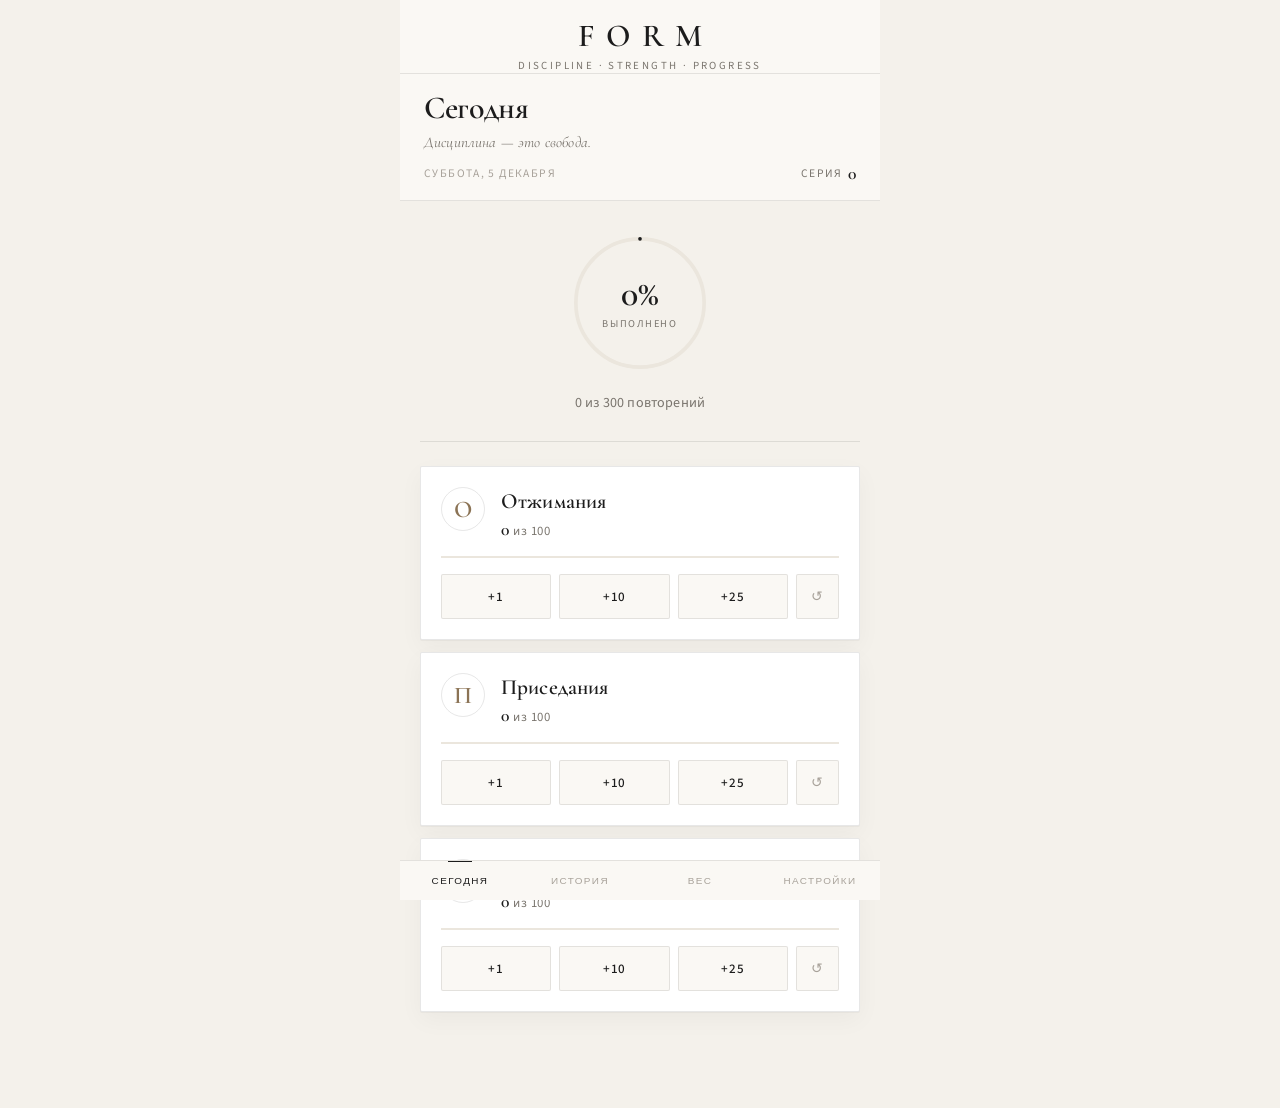
<file: index.html>
<!DOCTYPE html>
<html lang="ru">
<head>
  <meta charset="UTF-8">
  <meta name="viewport" content="width=device-width, initial-scale=1, viewport-fit=cover, user-scalable=no">
  <meta name="theme-color" content="#f4f1eb">
  <meta name="apple-mobile-web-app-capable" content="yes">
  <meta name="apple-mobile-web-app-status-bar-style" content="default">
  <meta name="apple-mobile-web-app-title" content="FORM">
  <title>FORM</title>
  <link rel="preconnect" href="https://fonts.googleapis.com">
  <link rel="preconnect" href="https://fonts.gstatic.com" crossorigin>
  <link rel="manifest" href="manifest.json">
  <link rel="icon" href="icons/icon.svg" type="image/svg+xml">
  <link rel="apple-touch-icon" href="icons/icon.svg">
  <link rel="stylesheet" href="css/app.css">
</head>
<body>
  <div id="app">
    <div class="masthead">
      <div class="brand-wordmark">FORM</div>
      <p class="brand-tagline">Discipline · Strength · Progress</p>
    </div>
    <header class="header">
      <div class="header-top">
        <h1 class="header-title" id="page-title">Сегодня</h1>
      </div>
      <p class="header-slogan" id="header-slogan">Один день за раз.</p>
      <div class="header-meta">
        <p class="header-date" id="header-date"></p>
        <div class="streak-badge" id="streak-badge" hidden>
          <span>Серия</span>
          <span class="streak-count" id="streak-count">0</span>
        </div>
      </div>
    </header>

    <main class="main">
      <!-- TODAY -->
      <section class="view view-active" id="view-today" data-view="today">
        <div class="progress-summary" id="progress-summary">
          <div class="progress-ring-wrap">
            <svg class="progress-ring" viewBox="0 0 120 120">
              <circle class="progress-ring-bg" cx="60" cy="60" r="52"></circle>
              <circle class="progress-ring-fill" id="progress-ring-fill" cx="60" cy="60" r="52"></circle>
            </svg>
            <div class="progress-ring-label">
              <span class="progress-ring-value" id="progress-percent">0%</span>
              <span class="progress-ring-caption">выполнено</span>
            </div>
          </div>
          <p class="progress-text" id="progress-text">0 из 0 повторений</p>
        </div>

        <div class="reminder-strip" id="reminder-strip" hidden></div>

        <div class="exercise-list" id="exercise-list"></div>

        <div class="complete-banner" id="complete-banner" hidden>
          <strong>Тренировка завершена</strong>
          <p>Дисциплина сильнее мотивации. Завтра — снова.</p>
        </div>
      </section>

      <!-- HISTORY -->
      <section class="view" id="view-history" data-view="history">
        <div class="stats-row" id="stats-row"></div>
        <div class="calendar-wrap">
          <h3 class="section-label">Активность · 14 дней</h3>
          <canvas id="activity-chart" class="weight-chart"></canvas>
        </div>
        <div class="calendar-wrap">
          <h3 class="section-label">Достижения</h3>
          <div class="achievements" id="achievements"></div>
        </div>
        <div class="calendar-wrap">
          <div class="calendar-header">
            <button class="btn-icon" id="calendar-prev" title="Предыдущий месяц">◀</button>
            <strong id="calendar-title"></strong>
            <button class="btn-icon" id="calendar-next" title="Следующий месяц">▶</button>
          </div>
          <div class="calendar-weekdays" id="calendar-weekdays"></div>
          <div class="calendar-grid" id="calendar-grid"></div>
        </div>
        <div class="history-day-card" id="history-day-card"></div>
        <div class="history-list" id="history-list"></div>
      </section>

      <!-- WEIGHT -->
      <section class="view" id="view-weight" data-view="weight">
        <div class="weight-current" id="weight-current">
          <p class="weight-label">Текущий вес</p>
          <p class="weight-value" id="weight-value">—</p>
          <p class="weight-change" id="weight-change"></p>
        </div>
        <canvas id="weight-chart" class="weight-chart"></canvas>
        <form class="weight-form" id="weight-form">
          <input type="number" id="weight-input" step="0.1" min="30" max="300" placeholder="кг" inputmode="decimal" required>
          <button type="submit" class="btn btn-primary">Записать</button>
        </form>
        <div class="weight-history" id="weight-history"></div>
      </section>

      <!-- SETTINGS -->
      <section class="view" id="view-settings" data-view="settings">
        <div class="settings-section">
          <h2 class="settings-heading">Упражнения</h2>
          <div class="settings-list" id="settings-exercises"></div>
          <button class="btn btn-secondary btn-block" id="add-exercise-btn">+ Добавить упражнение</button>
        </div>

        <div class="settings-section">
          <h2 class="settings-heading">Шаблоны</h2>
          <div class="template-grid">
            <button class="btn btn-secondary" data-template="classic">Классика · 100 / 100 / 100</button>
            <button class="btn btn-secondary" data-template="strength">Силовой фокус</button>
            <button class="btn btn-secondary" data-template="light">Лёгкий старт</button>
          </div>
        </div>

        <div class="settings-section">
          <h2 class="settings-heading">Напоминания</h2>
          <label class="toggle-row">
            <span>Напоминать о незавершённой тренировке</span>
            <input type="checkbox" id="reminder-enabled">
          </label>
          <p class="settings-hint">Уведомление приходит только если тренировка за день ещё не выполнена.</p>
          <div id="reminder-times-list" class="reminder-times-list"></div>
          <button class="btn btn-secondary btn-block" type="button" id="add-reminder-time">+ Добавить время</button>
          <div class="reminder-presets">
            <button class="btn btn-secondary" type="button" data-reminder-preset="light">Утро</button>
            <button class="btn btn-secondary" type="button" data-reminder-preset="standard">Стандарт</button>
            <button class="btn btn-secondary" type="button" data-reminder-preset="intensive">Интенсив</button>
          </div>
          <div id="reminder-status" class="reminder-status"></div>
          <p class="settings-hint">На iPhone: добавь приложение на экран «Домой» и разреши уведомления. Если приложение закрыто, напоминание придёт при следующем открытии.</p>
          <button class="btn btn-secondary btn-block" id="request-notifications-btn">Разрешить уведомления</button>
          <button class="btn btn-secondary btn-block" type="button" id="test-reminder-btn">Проверить уведомление</button>
        </div>

        <div class="settings-section">
          <h2 class="settings-heading">Данные</h2>
          <button class="btn btn-secondary btn-block" id="export-data-btn">Экспортировать данные</button>
          <label class="btn btn-secondary btn-block import-btn">
            Импортировать данные
            <input type="file" id="import-data-input" accept="application/json" hidden>
          </label>
          <button class="btn btn-secondary btn-block" id="clear-data-btn">Сбросить все данные</button>
        </div>

        <div class="settings-section">
          <h2 class="settings-heading">Установка</h2>
          <div class="install-hint" id="install-hint">
            <p><strong>Как установить на iPhone:</strong></p>
            <ol>
              <li>Открой это приложение в Safari</li>
              <li>Нажми «Поделиться» (квадрат со стрелкой)</li>
              <li>Выбери «На экран Домой»</li>
            </ol>
          </div>
        </div>
      </section>
    </main>

    <nav class="tab-bar">
      <button class="tab tab-active" data-tab="today">
        <span class="tab-label">Сегодня</span>
      </button>
      <button class="tab" data-tab="history">
        <span class="tab-label">История</span>
      </button>
      <button class="tab" data-tab="weight">
        <span class="tab-label">Вес</span>
      </button>
      <button class="tab" data-tab="settings">
        <span class="tab-label">Настройки</span>
      </button>
    </nav>
  </div>

  <!-- Modal: add/edit exercise -->
  <dialog class="modal" id="exercise-modal">
    <form class="modal-form" id="exercise-form">
      <h2 class="modal-title" id="exercise-modal-title">Новое упражнение</h2>
      <label class="field">
        <span>Название</span>
        <input type="text" id="exercise-name" required maxlength="40" placeholder="Например, планка">
      </label>
      <label class="field">
        <span>Цель (повторений)</span>
        <input type="number" id="exercise-target" min="1" max="9999" value="100" required inputmode="numeric">
      </label>
      <label class="field">
        <span>Эмодзи</span>
        <input type="text" id="exercise-emoji" maxlength="2" value="🏋️" placeholder="🏋️">
      </label>
      <label class="field">
        <span>Частота</span>
        <select id="exercise-frequency">
          <option value="daily">Каждый день</option>
          <option value="weekdays">Будни</option>
          <option value="weekends">Выходные</option>
          <option value="eod">Через день</option>
          <option value="3week">3 раза в неделю</option>
          <option value="custom">Свои дни</option>
        </select>
      </label>
      <div class="field" id="custom-days-field" hidden>
        <span>Дни недели</span>
        <div class="weekday-picker" id="weekday-picker">
          <label><input type="checkbox" value="1">Пн</label>
          <label><input type="checkbox" value="2">Вт</label>
          <label><input type="checkbox" value="3">Ср</label>
          <label><input type="checkbox" value="4">Чт</label>
          <label><input type="checkbox" value="5">Пт</label>
          <label><input type="checkbox" value="6">Сб</label>
          <label><input type="checkbox" value="0">Вс</label>
        </div>
      </div>
      <div class="modal-actions">
        <button type="button" class="btn btn-ghost" id="exercise-cancel">Отмена</button>
        <button type="submit" class="btn btn-primary">Сохранить</button>
      </div>
    </form>
  </dialog>

  <script src="js/storage.js"></script>
  <script src="js/app.js"></script>
</body>
</html>
</file>
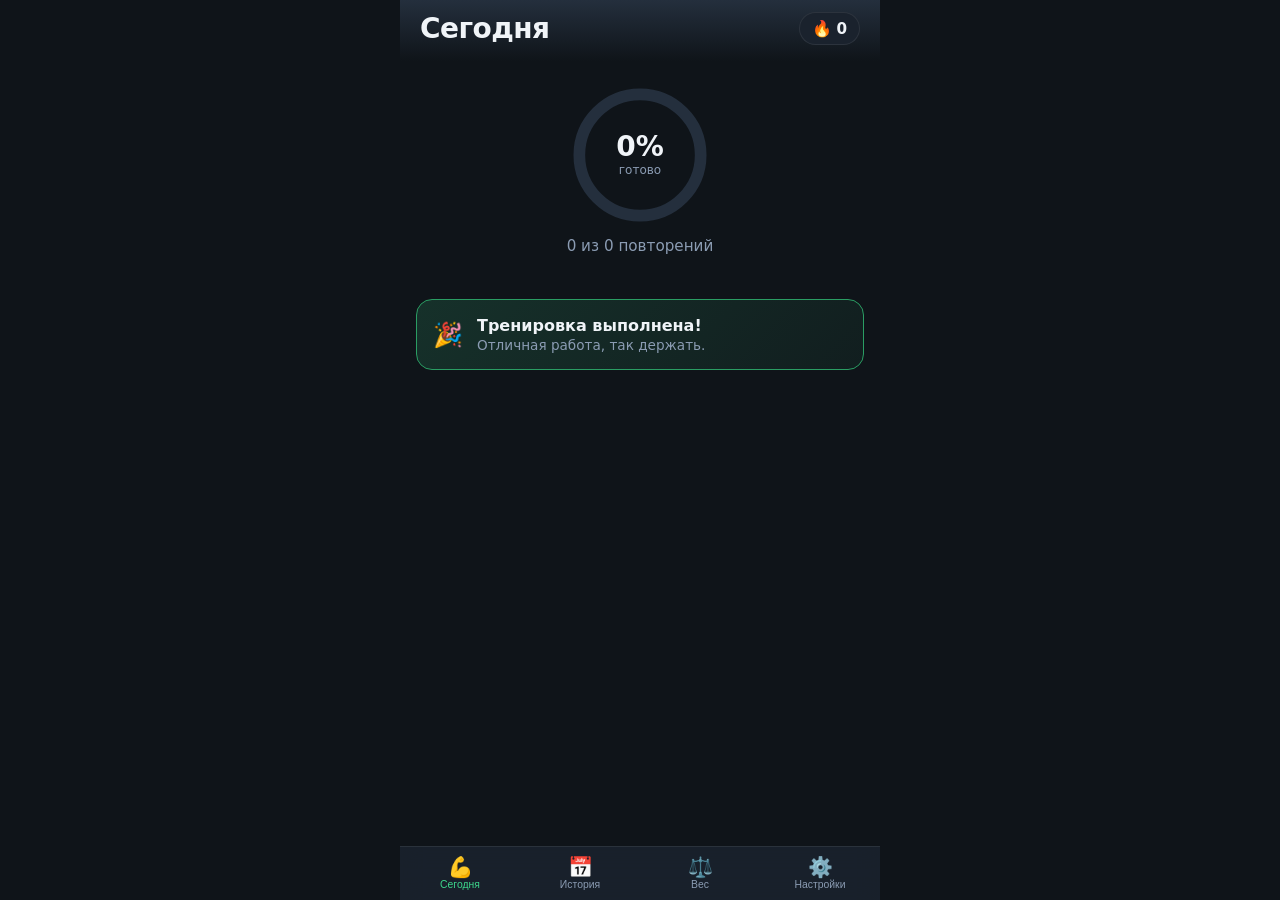
<file: standalone.html>
<!DOCTYPE html>
<html lang="ru">
<head>
  <meta charset="UTF-8">
  <meta name="viewport" content="width=device-width, initial-scale=1, viewport-fit=cover, user-scalable=no">
  <meta name="theme-color" content="#0f1419">
  <meta name="apple-mobile-web-app-capable" content="yes">
  <meta name="apple-mobile-web-app-status-bar-style" content="black-translucent">
  <meta name="apple-mobile-web-app-title" content="Workout">
  <title>Workout</title>
  
  <link rel="icon" href="icons/icon.svg" type="image/svg+xml">
  <link rel="apple-touch-icon" href="icons/icon.svg">
  <style>:root {
  --bg: #0f1419;
  --bg-card: #1a222d;
  --bg-elevated: #242f3d;
  --text: #f0f4f8;
  --text-muted: #8b9cb3;
  --accent: #3dd68c;
  --accent-dim: #2a9d63;
  --accent-glow: rgba(61, 214, 140, 0.25);
  --danger: #ff6b6b;
  --border: rgba(255, 255, 255, 0.08);
  --radius: 16px;
  --radius-sm: 10px;
  --tab-height: 72px;
  --header-height: 88px;
  --safe-bottom: env(safe-area-inset-bottom, 0px);
  --safe-top: env(safe-area-inset-top, 0px);
  font-family: -apple-system, BlinkMacSystemFont, "SF Pro Text", "Segoe UI", system-ui, sans-serif;
}

*, *::before, *::after {
  box-sizing: border-box;
  margin: 0;
  padding: 0;
}

html {
  background: var(--bg);
  color: var(--text);
  -webkit-tap-highlight-color: transparent;
}

body {
  min-height: 100dvh;
  overflow-x: hidden;
}

#app {
  min-height: 100dvh;
  display: flex;
  flex-direction: column;
  max-width: 480px;
  margin: 0 auto;
}

.header {
  padding: calc(12px + var(--safe-top)) 20px 12px;
  background: linear-gradient(180deg, var(--bg-elevated) 0%, var(--bg) 100%);
  position: sticky;
  top: 0;
  z-index: 10;
}

.header-top {
  display: flex;
  align-items: center;
  justify-content: space-between;
}

.header-title {
  font-size: 1.75rem;
  font-weight: 700;
  letter-spacing: -0.02em;
}

.header-date {
  color: var(--text-muted);
  font-size: 0.9rem;
  margin-top: 4px;
  text-transform: capitalize;
}

.streak-badge {
  display: flex;
  align-items: center;
  gap: 4px;
  background: var(--bg-card);
  border: 1px solid var(--border);
  border-radius: 999px;
  padding: 6px 12px;
  font-weight: 700;
  font-size: 0.95rem;
}

.streak-fire {
  font-size: 1rem;
}

.main {
  flex: 1;
  padding: 8px 16px calc(var(--tab-height) + var(--safe-bottom) + 16px);
  overflow-y: auto;
}

.view {
  display: none;
  animation: fadeIn 0.25s ease;
}

.view-active {
  display: block;
}

@keyframes fadeIn {
  from { opacity: 0; transform: translateY(6px); }
  to { opacity: 1; transform: translateY(0); }
}

.progress-summary {
  text-align: center;
  padding: 16px 0 24px;
}

.progress-ring-wrap {
  position: relative;
  width: 140px;
  height: 140px;
  margin: 0 auto 12px;
}

.progress-ring {
  width: 100%;
  height: 100%;
  transform: rotate(-90deg);
}

.progress-ring-bg {
  fill: none;
  stroke: var(--bg-elevated);
  stroke-width: 10;
}

.progress-ring-fill {
  fill: none;
  stroke: var(--accent);
  stroke-width: 10;
  stroke-linecap: round;
  stroke-dasharray: 326.73;
  stroke-dashoffset: 326.73;
  transition: stroke-dashoffset 0.5s ease;
  filter: drop-shadow(0 0 8px var(--accent-glow));
}

.progress-ring-label {
  position: absolute;
  inset: 0;
  display: flex;
  flex-direction: column;
  align-items: center;
  justify-content: center;
}

.progress-ring-value {
  font-size: 1.75rem;
  font-weight: 800;
  line-height: 1;
}

.progress-ring-caption {
  font-size: 0.75rem;
  color: var(--text-muted);
  margin-top: 2px;
}

.progress-text {
  color: var(--text-muted);
  font-size: 0.95rem;
}

.exercise-list {
  display: flex;
  flex-direction: column;
  gap: 12px;
}

.exercise-card {
  background: var(--bg-card);
  border: 1px solid var(--border);
  border-radius: var(--radius);
  padding: 16px;
  transition: border-color 0.2s;
}

.exercise-card.done {
  border-color: var(--accent-dim);
}

.exercise-card-header {
  display: flex;
  align-items: center;
  gap: 12px;
  margin-bottom: 12px;
}

.exercise-emoji {
  font-size: 1.75rem;
  width: 44px;
  height: 44px;
  display: flex;
  align-items: center;
  justify-content: center;
  background: var(--bg-elevated);
  border-radius: var(--radius-sm);
}

.exercise-info {
  flex: 1;
  min-width: 0;
}

.exercise-name {
  font-weight: 600;
  font-size: 1.05rem;
}

.exercise-count {
  color: var(--text-muted);
  font-size: 0.85rem;
  margin-top: 2px;
}

.exercise-count strong {
  color: var(--accent);
}

.exercise-bar {
  height: 6px;
  background: var(--bg-elevated);
  border-radius: 999px;
  overflow: hidden;
  margin-bottom: 14px;
}

.exercise-bar-fill {
  height: 100%;
  background: linear-gradient(90deg, var(--accent-dim), var(--accent));
  border-radius: 999px;
  transition: width 0.35s ease;
  min-width: 0;
}

.exercise-actions {
  display: flex;
  gap: 8px;
}

.btn-count {
  flex: 1;
  padding: 12px 8px;
  border: none;
  border-radius: var(--radius-sm);
  background: var(--bg-elevated);
  color: var(--text);
  font-size: 1rem;
  font-weight: 600;
  cursor: pointer;
  transition: background 0.15s, transform 0.1s;
  touch-action: manipulation;
}

.btn-count:active {
  transform: scale(0.96);
  background: var(--accent);
  color: #0a0f14;
}

.btn-count.btn-reset {
  flex: 0 0 auto;
  padding: 12px 14px;
  color: var(--text-muted);
  font-size: 0.85rem;
}

.complete-banner {
  display: flex;
  align-items: center;
  gap: 14px;
  margin-top: 20px;
  padding: 16px;
  background: linear-gradient(135deg, rgba(61, 214, 140, 0.15), rgba(61, 214, 140, 0.05));
  border: 1px solid var(--accent-dim);
  border-radius: var(--radius);
  font-size: 1.5rem;
}

.complete-banner strong {
  display: block;
  font-size: 1rem;
  margin-bottom: 2px;
}

.complete-banner p {
  font-size: 0.85rem;
  color: var(--text-muted);
}

.stats-row {
  display: grid;
  grid-template-columns: repeat(3, 1fr);
  gap: 10px;
  margin-bottom: 20px;
}

.stat-card {
  background: var(--bg-card);
  border: 1px solid var(--border);
  border-radius: var(--radius-sm);
  padding: 14px 10px;
  text-align: center;
}

.stat-value {
  font-size: 1.5rem;
  font-weight: 800;
  color: var(--accent);
}

.stat-label {
  font-size: 0.7rem;
  color: var(--text-muted);
  margin-top: 4px;
  line-height: 1.2;
}

.history-list {
  display: flex;
  flex-direction: column;
  gap: 8px;
}

.template-grid {
  display: grid;
  grid-template-columns: 1fr;
  gap: 8px;
}

.achievements {
  display: grid;
  gap: 8px;
}

.achievement {
  padding: 10px 12px;
  border-radius: 10px;
  background: var(--bg-elevated);
  color: var(--text-muted);
  border: 1px solid var(--border);
  font-size: 0.9rem;
}

.achievement.unlocked {
  background: rgba(61, 214, 140, 0.18);
  color: var(--text);
  border-color: var(--accent-dim);
}

.calendar-wrap,
.history-day-card {
  background: var(--bg-card);
  border: 1px solid var(--border);
  border-radius: var(--radius-sm);
  padding: 14px;
  margin-bottom: 12px;
}

.calendar-header {
  display: flex;
  align-items: center;
  justify-content: space-between;
  margin-bottom: 10px;
  text-transform: capitalize;
}

.calendar-weekdays,
.calendar-grid {
  display: grid;
  grid-template-columns: repeat(7, 1fr);
  gap: 6px;
}

.calendar-weekdays span {
  text-align: center;
  font-size: 0.72rem;
  color: var(--text-muted);
}

.calendar-day,
.calendar-empty {
  aspect-ratio: 1 / 1;
  border-radius: 8px;
}

.calendar-empty {
  display: block;
}

.calendar-day {
  border: 1px solid transparent;
  background: var(--bg-elevated);
  color: var(--text);
  font-weight: 600;
}

.calendar-day.is-today {
  border-color: var(--accent);
}

.calendar-day.is-selected {
  box-shadow: inset 0 0 0 2px var(--accent);
}

.calendar-day.status-complete { background: rgba(61, 214, 140, 0.22); }
.calendar-day.status-partial { background: rgba(255, 205, 100, 0.2); }
.calendar-day.status-missed { background: rgba(255, 107, 107, 0.2); }
.calendar-day.status-rest { background: rgba(139, 156, 179, 0.18); }

.history-day-header {
  display: flex;
  justify-content: space-between;
  align-items: center;
  margin-bottom: 8px;
}

.history-status {
  font-size: 0.85rem;
  color: var(--text-muted);
  margin-bottom: 12px;
}

.history-note {
  color: var(--text-muted);
  font-size: 0.8rem;
  margin-top: 4px;
}

.history-item {
  display: flex;
  align-items: center;
  justify-content: space-between;
  padding: 14px 16px;
  background: var(--bg-card);
  border: 1px solid var(--border);
  border-radius: var(--radius-sm);
}

.history-date {
  font-weight: 600;
  text-transform: capitalize;
}

.history-detail {
  font-size: 0.8rem;
  color: var(--text-muted);
  margin-top: 2px;
}

.history-badge {
  font-size: 1.25rem;
}

.history-empty {
  text-align: center;
  color: var(--text-muted);
  padding: 40px 20px;
}

.weight-current {
  text-align: center;
  padding: 24px 0;
}

.weight-label {
  color: var(--text-muted);
  font-size: 0.9rem;
}

.weight-value {
  font-size: 3rem;
  font-weight: 800;
  letter-spacing: -0.03em;
  margin: 4px 0;
}

.weight-change {
  font-size: 0.9rem;
  color: var(--text-muted);
}

.weight-change.positive { color: var(--danger); }
.weight-change.negative { color: var(--accent); }

.weight-chart {
  width: 100%;
  height: 160px;
  margin-bottom: 20px;
  border-radius: var(--radius-sm);
  background: var(--bg-card);
}

.weight-form {
  display: flex;
  gap: 10px;
  margin-bottom: 24px;
}

.weight-form input {
  flex: 1;
}

.weight-history {
  display: flex;
  flex-direction: column;
  gap: 6px;
}

.weight-entry {
  display: flex;
  align-items: center;
  justify-content: space-between;
  gap: 10px;
  padding: 12px 14px;
  background: var(--bg-card);
  border-radius: var(--radius-sm);
  font-size: 0.95rem;
}

.weight-entry-date {
  color: var(--text-muted);
}

.settings-section {
  margin-bottom: 28px;
}

.settings-heading {
  font-size: 0.8rem;
  text-transform: uppercase;
  letter-spacing: 0.06em;
  color: var(--text-muted);
  margin-bottom: 12px;
}

.settings-list {
  display: flex;
  flex-direction: column;
  gap: 8px;
  margin-bottom: 12px;
}

.settings-item {
  display: flex;
  align-items: center;
  gap: 12px;
  padding: 14px 16px;
  background: var(--bg-card);
  border: 1px solid var(--border);
  border-radius: var(--radius-sm);
}

.settings-item-emoji {
  font-size: 1.5rem;
}

.settings-item-info {
  flex: 1;
}

.settings-item-name {
  font-weight: 600;
}

.settings-item-target {
  font-size: 0.8rem;
  color: var(--text-muted);
}

.settings-item-actions {
  display: flex;
  gap: 6px;
}

.btn-icon {
  width: 36px;
  height: 36px;
  border: none;
  border-radius: 8px;
  background: var(--bg-elevated);
  color: var(--text-muted);
  cursor: pointer;
  font-size: 1rem;
  display: flex;
  align-items: center;
  justify-content: center;
}

.toggle-row,
.field-row {
  display: flex;
  align-items: center;
  justify-content: space-between;
  padding: 14px 16px;
  background: var(--bg-card);
  border: 1px solid var(--border);
  border-radius: var(--radius-sm);
  margin-bottom: 8px;
  cursor: pointer;
}

.field-row input[type="time"] {
  background: var(--bg-elevated);
  border: none;
  color: var(--text);
  padding: 8px 12px;
  border-radius: 8px;
  font-size: 1rem;
}

.settings-hint {
  font-size: 0.8rem;
  color: var(--text-muted);
  line-height: 1.5;
  margin: 8px 0 12px;
}

.install-hint {
  background: var(--bg-card);
  border: 1px solid var(--border);
  border-radius: var(--radius-sm);
  padding: 16px;
  font-size: 0.9rem;
  line-height: 1.6;
}

.install-hint ol {
  margin: 8px 0 0 18px;
}

.install-hint li {
  margin-bottom: 4px;
}

.btn {
  padding: 12px 20px;
  border: none;
  border-radius: var(--radius-sm);
  font-size: 1rem;
  font-weight: 600;
  cursor: pointer;
  touch-action: manipulation;
  transition: opacity 0.15s, transform 0.1s;
}

.btn:active {
  transform: scale(0.97);
}

.btn-primary {
  background: var(--accent);
  color: #0a0f14;
}

.btn-secondary {
  background: var(--bg-elevated);
  color: var(--text);
  border: 1px solid var(--border);
}

.btn-ghost {
  background: transparent;
  color: var(--text-muted);
}

.btn-block {
  width: 100%;
  margin-bottom: 8px;
}

.field {
  display: flex;
  flex-direction: column;
  gap: 6px;
  margin-bottom: 14px;
}

.field span {
  font-size: 0.85rem;
  color: var(--text-muted);
}

.field input,
.weight-form input {
  padding: 12px 14px;
  background: var(--bg-elevated);
  border: 1px solid var(--border);
  border-radius: var(--radius-sm);
  color: var(--text);
  font-size: 1rem;
}

.field select,
.field textarea {
  padding: 12px 14px;
  background: var(--bg-elevated);
  border: 1px solid var(--border);
  border-radius: var(--radius-sm);
  color: var(--text);
  font-size: 1rem;
}

.field textarea {
  resize: vertical;
}

.field input:focus,
.weight-form input:focus {
  outline: none;
  border-color: var(--accent);
}

.field select:focus,
.field textarea:focus {
  outline: none;
  border-color: var(--accent);
}

.weekday-picker {
  display: grid;
  grid-template-columns: repeat(4, minmax(0, 1fr));
  gap: 8px;
}

.weekday-picker label {
  display: flex;
  align-items: center;
  gap: 6px;
  font-size: 0.84rem;
  color: var(--text-muted);
}

.import-btn {
  display: inline-flex;
  align-items: center;
  justify-content: center;
}

.modal {
  border: none;
  border-radius: var(--radius);
  padding: 0;
  background: var(--bg-card);
  color: var(--text);
  max-width: calc(100vw - 32px);
  width: 360px;
}

.modal::backdrop {
  background: rgba(0, 0, 0, 0.65);
}

.modal-form {
  padding: 24px;
}

.modal-title {
  font-size: 1.25rem;
  margin-bottom: 20px;
}

.modal-actions {
  display: flex;
  justify-content: flex-end;
  gap: 10px;
  margin-top: 8px;
}

.tab-bar {
  position: fixed;
  bottom: 0;
  left: 50%;
  transform: translateX(-50%);
  width: 100%;
  max-width: 480px;
  display: flex;
  background: rgba(26, 34, 45, 0.92);
  backdrop-filter: blur(12px);
  -webkit-backdrop-filter: blur(12px);
  border-top: 1px solid var(--border);
  padding-bottom: var(--safe-bottom);
  z-index: 20;
}

.tab {
  flex: 1;
  display: flex;
  flex-direction: column;
  align-items: center;
  gap: 2px;
  padding: 10px 4px;
  border: none;
  background: none;
  color: var(--text-muted);
  cursor: pointer;
  touch-action: manipulation;
}

.tab-active {
  color: var(--accent);
}

.tab-icon {
  font-size: 1.25rem;
  line-height: 1;
}

.tab-label {
  font-size: 0.65rem;
  font-weight: 500;
}
</style>
</head>
<body>
  <div id="app">
    <header class="header">
      <div class="header-top">
        <h1 class="header-title" id="page-title">Сегодня</h1>
        <div class="streak-badge" id="streak-badge" hidden>
          <span class="streak-fire">🔥</span>
          <span id="streak-count">0</span>
        </div>
      </div>
      <p class="header-date" id="header-date"></p>
    </header>

    <main class="main">
      <!-- TODAY -->
      <section class="view view-active" id="view-today" data-view="today">
        <div class="progress-summary" id="progress-summary">
          <div class="progress-ring-wrap">
            <svg class="progress-ring" viewBox="0 0 120 120">
              <circle class="progress-ring-bg" cx="60" cy="60" r="52"></circle>
              <circle class="progress-ring-fill" id="progress-ring-fill" cx="60" cy="60" r="52"></circle>
            </svg>
            <div class="progress-ring-label">
              <span class="progress-ring-value" id="progress-percent">0%</span>
              <span class="progress-ring-caption">готово</span>
            </div>
          </div>
          <p class="progress-text" id="progress-text">0 из 0 повторений</p>
        </div>

        <div class="exercise-list" id="exercise-list"></div>

        <div class="complete-banner" id="complete-banner" hidden>
          <span>🎉</span>
          <div>
            <strong>Тренировка выполнена!</strong>
            <p>Отличная работа, так держать.</p>
          </div>
        </div>
      </section>

      <!-- HISTORY -->
      <section class="view" id="view-history" data-view="history">
        <div class="stats-row" id="stats-row"></div>
        <div class="calendar-wrap">
          <h3 class="settings-heading">Активность 14 дней</h3>
          <canvas id="activity-chart" class="weight-chart"></canvas>
        </div>
        <div class="calendar-wrap">
          <h3 class="settings-heading">Достижения</h3>
          <div class="achievements" id="achievements"></div>
        </div>
        <div class="calendar-wrap">
          <div class="calendar-header">
            <button class="btn-icon" id="calendar-prev" title="Предыдущий месяц">◀</button>
            <strong id="calendar-title"></strong>
            <button class="btn-icon" id="calendar-next" title="Следующий месяц">▶</button>
          </div>
          <div class="calendar-weekdays" id="calendar-weekdays"></div>
          <div class="calendar-grid" id="calendar-grid"></div>
        </div>
        <div class="history-day-card" id="history-day-card"></div>
        <div class="history-list" id="history-list"></div>
      </section>

      <!-- WEIGHT -->
      <section class="view" id="view-weight" data-view="weight">
        <div class="weight-current" id="weight-current">
          <p class="weight-label">Текущий вес</p>
          <p class="weight-value" id="weight-value">—</p>
          <p class="weight-change" id="weight-change"></p>
        </div>
        <canvas id="weight-chart" class="weight-chart"></canvas>
        <form class="weight-form" id="weight-form">
          <input type="number" id="weight-input" step="0.1" min="30" max="300" placeholder="кг" inputmode="decimal" required>
          <button type="submit" class="btn btn-primary">Записать</button>
        </form>
        <div class="weight-history" id="weight-history"></div>
      </section>

      <!-- SETTINGS -->
      <section class="view" id="view-settings" data-view="settings">
        <div class="settings-section">
          <h2 class="settings-heading">Упражнения</h2>
          <div class="settings-list" id="settings-exercises"></div>
          <button class="btn btn-secondary btn-block" id="add-exercise-btn">+ Добавить упражнение</button>
        </div>

        <div class="settings-section">
          <h2 class="settings-heading">Шаблоны</h2>
          <div class="template-grid">
            <button class="btn btn-secondary" data-template="classic">Классика 100/100/100</button>
            <button class="btn btn-secondary" data-template="strength">Силовой фокус</button>
            <button class="btn btn-secondary" data-template="light">Легкий старт</button>
          </div>
        </div>

        <div class="settings-section">
          <h2 class="settings-heading">Напоминания</h2>
          <label class="toggle-row">
            <span>Ежедневное напоминание</span>
            <input type="checkbox" id="reminder-enabled">
          </label>
          <label class="field-row">
            <span>Время</span>
            <input type="time" id="reminder-time" value="08:00">
          </label>
          <p class="settings-hint">На iPhone напоминания работают, если приложение добавлено на экран «Домой» и разрешены уведомления.</p>
          <button class="btn btn-secondary btn-block" id="request-notifications-btn">Разрешить уведомления</button>
        </div>

        <div class="settings-section">
          <h2 class="settings-heading">Данные</h2>
          <button class="btn btn-secondary btn-block" id="export-data-btn">Экспортировать данные</button>
          <label class="btn btn-secondary btn-block import-btn">
            Импортировать данные
            <input type="file" id="import-data-input" accept="application/json" hidden>
          </label>
          <button class="btn btn-secondary btn-block" id="clear-data-btn">Сбросить все данные</button>
        </div>

        <div class="settings-section">
          <h2 class="settings-heading">Установка</h2>
          <div class="install-hint" id="install-hint">
            <p><strong>Как установить на iPhone:</strong></p>
            <ol>
              <li>Открой это приложение в Safari</li>
              <li>Нажми «Поделиться» (квадрат со стрелкой)</li>
              <li>Выбери «На экран Домой»</li>
            </ol>
          </div>
        </div>
      </section>
    </main>

    <nav class="tab-bar">
      <button class="tab tab-active" data-tab="today">
        <span class="tab-icon">💪</span>
        <span class="tab-label">Сегодня</span>
      </button>
      <button class="tab" data-tab="history">
        <span class="tab-icon">📅</span>
        <span class="tab-label">История</span>
      </button>
      <button class="tab" data-tab="weight">
        <span class="tab-icon">⚖️</span>
        <span class="tab-label">Вес</span>
      </button>
      <button class="tab" data-tab="settings">
        <span class="tab-icon">⚙️</span>
        <span class="tab-label">Настройки</span>
      </button>
    </nav>
  </div>

  <!-- Modal: add/edit exercise -->
  <dialog class="modal" id="exercise-modal">
    <form class="modal-form" id="exercise-form">
      <h2 class="modal-title" id="exercise-modal-title">Новое упражнение</h2>
      <label class="field">
        <span>Название</span>
        <input type="text" id="exercise-name" required maxlength="40" placeholder="Например, планка">
      </label>
      <label class="field">
        <span>Цель (повторений)</span>
        <input type="number" id="exercise-target" min="1" max="9999" value="100" required inputmode="numeric">
      </label>
      <label class="field">
        <span>Эмодзи</span>
        <input type="text" id="exercise-emoji" maxlength="2" value="🏋️" placeholder="🏋️">
      </label>
      <label class="field">
        <span>Частота</span>
        <select id="exercise-frequency">
          <option value="daily">Каждый день</option>
          <option value="weekdays">Будни</option>
          <option value="weekends">Выходные</option>
          <option value="eod">Через день</option>
          <option value="3week">3 раза в неделю</option>
          <option value="custom">Свои дни</option>
        </select>
      </label>
      <div class="field" id="custom-days-field" hidden>
        <span>Дни недели</span>
        <div class="weekday-picker" id="weekday-picker">
          <label><input type="checkbox" value="1">Пн</label>
          <label><input type="checkbox" value="2">Вт</label>
          <label><input type="checkbox" value="3">Ср</label>
          <label><input type="checkbox" value="4">Чт</label>
          <label><input type="checkbox" value="5">Пт</label>
          <label><input type="checkbox" value="6">Сб</label>
          <label><input type="checkbox" value="0">Вс</label>
        </div>
      </div>
      <div class="modal-actions">
        <button type="button" class="btn btn-ghost" id="exercise-cancel">Отмена</button>
        <button type="submit" class="btn btn-primary">Сохранить</button>
      </div>
    </form>
  </dialog>

  <script>const STORAGE_KEY = 'workout-app-v2';

const DAY_LABELS = ['Вс', 'Пн', 'Вт', 'Ср', 'Чт', 'Пт', 'Сб'];

const FREQUENCY_OPTIONS = {
  daily: { label: 'Каждый день', days: [0, 1, 2, 3, 4, 5, 6] },
  weekdays: { label: 'Будни', days: [1, 2, 3, 4, 5] },
  weekends: { label: 'Выходные', days: [0, 6] },
  eod: { label: 'Через день', days: null },
  '3week': { label: '3 раза в неделю', days: [1, 3, 5] },
  custom: { label: 'Свои дни', days: null },
};

const DEFAULT_EXERCISES = [
  { id: 'pushups', name: 'Отжимания', target: 100, emoji: '💪', frequency: 'daily', activeDays: [0, 1, 2, 3, 4, 5, 6] },
  { id: 'squats', name: 'Приседания', target: 100, emoji: '🦵', frequency: 'daily', activeDays: [0, 1, 2, 3, 4, 5, 6] },
  { id: 'abs', name: 'Пресс', target: 100, emoji: '🔥', frequency: 'daily', activeDays: [0, 1, 2, 3, 4, 5, 6] },
];

function todayKey() {
  return formatDateKey(new Date());
}

function formatDateKey(date) {
  const d = date instanceof Date ? date : new Date(date + 'T12:00:00');
  const y = d.getFullYear();
  const m = String(d.getMonth() + 1).padStart(2, '0');
  const day = String(d.getDate()).padStart(2, '0');
  return `${y}-${m}-${day}`;
}

function parseDateKey(key) {
  return new Date(key + 'T12:00:00');
}

function daysBetween(fromKey, toKey) {
  const a = parseDateKey(fromKey).getTime();
  const b = parseDateKey(toKey).getTime();
  return Math.round((b - a) / 86400000);
}

function getDayOfWeek(dateKey) {
  return parseDateKey(dateKey).getDay();
}

function migrateState(raw) {
  if (!raw) return createDefaultState();

  let state = raw;

  if (raw.exercises && !raw.exercises[0]?.frequency) {
    state = {
      ...raw,
      exercises: raw.exercises.map((ex) => ({
        ...ex,
        frequency: 'daily',
        activeDays: [0, 1, 2, 3, 4, 5, 6],
      })),
    };
  }

  if (!state.exercises?.length) state.exercises = DEFAULT_EXERCISES.map((e) => ({ ...e }));
  if (!state.dailyLog) state.dailyLog = {};
  if (!state.weightLog) state.weightLog = [];
  if (!state.dayNotes) state.dayNotes = {};
  if (!state.settings) {
    state.settings = { reminderEnabled: false, reminderTime: '08:00', scheduleStart: todayKey() };
  }
  if (!state.settings.scheduleStart) state.settings.scheduleStart = todayKey();

  return state;
}

function loadState() {
  try {
    const raw = localStorage.getItem(STORAGE_KEY);
    if (raw) return migrateState(JSON.parse(raw));

    const legacy = localStorage.getItem('workout-app-v1');
    if (legacy) {
      const state = migrateState(JSON.parse(legacy));
      saveState(state);
      return state;
    }
    return createDefaultState();
  } catch {
    return createDefaultState();
  }
}

function createDefaultState() {
  return {
    exercises: DEFAULT_EXERCISES.map((e) => ({ ...e })),
    dailyLog: {},
    weightLog: [],
    dayNotes: {},
    settings: {
      reminderEnabled: false,
      reminderTime: '08:00',
      scheduleStart: todayKey(),
    },
  };
}

function saveState(state) {
  localStorage.setItem(STORAGE_KEY, JSON.stringify(state));
}

function isExerciseScheduled(exercise, dateKey, scheduleStart) {
  const freq = exercise.frequency || 'daily';

  if (freq === 'eod') {
    const diff = daysBetween(scheduleStart, dateKey);
    return diff >= 0 && diff % 2 === 0;
  }

  if (freq === 'custom') {
    const days = exercise.activeDays?.length ? exercise.activeDays : [1, 3, 5];
    return days.includes(getDayOfWeek(dateKey));
  }

  const preset = FREQUENCY_OPTIONS[freq];
  const days = preset?.days ?? exercise.activeDays ?? [0, 1, 2, 3, 4, 5, 6];
  return days.includes(getDayOfWeek(dateKey));
}

function getScheduledExercises(state, dateKey = todayKey()) {
  const start = state.settings.scheduleStart || todayKey();
  return state.exercises.filter((ex) => isExerciseScheduled(ex, dateKey, start));
}

function isTrainingDay(state, dateKey = todayKey()) {
  return getScheduledExercises(state, dateKey).length > 0;
}

function getExerciseCount(state, exerciseId, dateKey = todayKey()) {
  return state.dailyLog[dateKey]?.[exerciseId] ?? 0;
}

function setExerciseCount(state, exerciseId, count, dateKey = todayKey()) {
  if (!state.dailyLog[dateKey]) state.dailyLog[dateKey] = {};
  state.dailyLog[dateKey][exerciseId] = Math.max(0, count);
  saveState(state);
  return state.dailyLog[dateKey][exerciseId];
}

function addReps(state, exerciseId, amount, dateKey = todayKey()) {
  const current = getExerciseCount(state, exerciseId, dateKey);
  return setExerciseCount(state, exerciseId, current + amount, dateKey);
}

function resetExercise(state, exerciseId, dateKey = todayKey()) {
  return setExerciseCount(state, exerciseId, 0, dateKey);
}

function isDayComplete(state, dateKey = todayKey()) {
  const scheduled = getScheduledExercises(state, dateKey);
  if (!scheduled.length) return false;
  const log = state.dailyLog[dateKey] ?? {};
  return scheduled.every((ex) => (log[ex.id] ?? 0) >= ex.target);
}

function getDayProgress(state, dateKey = todayKey()) {
  const scheduled = getScheduledExercises(state, dateKey);
  const log = state.dailyLog[dateKey] ?? {};
  let done = 0;
  let total = 0;
  for (const ex of scheduled) {
    done += Math.min(log[ex.id] ?? 0, ex.target);
    total += ex.target;
  }
  return { done, total, percent: total ? Math.round((done / total) * 100) : 0, scheduled: scheduled.length };
}

function getDayStatus(state, dateKey) {
  if (!isTrainingDay(state, dateKey)) return 'rest';
  const progress = getDayProgress(state, dateKey);
  if (progress.total === 0) return 'rest';
  if (progress.percent >= 100) return 'complete';
  if (progress.done > 0) return 'partial';
  return 'missed';
}

function calculateStreak(state) {
  let streak = 0;
  const d = new Date();
  d.setHours(12, 0, 0, 0);

  for (let i = 0; i < 365; i++) {
    const key = formatDateKey(d);
    if (!isTrainingDay(state, key)) {
      d.setDate(d.getDate() - 1);
      continue;
    }
    if (isDayComplete(state, key)) {
      streak++;
      d.setDate(d.getDate() - 1);
    } else if (i === 0) {
      d.setDate(d.getDate() - 1);
    } else {
      break;
    }
  }
  return streak;
}

function getBestStreak(state) {
  let best = 0;
  let current = 0;
  const keys = Object.keys(state.dailyLog).sort();
  if (!keys.length) {
    const start = state.settings.scheduleStart;
    const end = todayKey();
    return scanRangeStreak(state, start, end).best;
  }

  const allDates = new Set(keys);
  const min = keys[0];
  const max = todayKey();
  let d = parseDateKey(min);
  const end = parseDateKey(max > todayKey() ? max : todayKey());

  while (d <= end) {
    const key = formatDateKey(d);
    if (isTrainingDay(state, key)) {
      if (isDayComplete(state, key)) {
        current++;
        best = Math.max(best, current);
      } else {
        current = 0;
      }
    }
    d.setDate(d.getDate() + 1);
  }
  return best;
}

function scanRangeStreak(state, fromKey, toKey) {
  let best = 0;
  let current = 0;
  let d = parseDateKey(fromKey);
  const end = parseDateKey(toKey);

  while (d <= end) {
    const key = formatDateKey(d);
    if (isTrainingDay(state, key)) {
      if (isDayComplete(state, key)) {
        current++;
        best = Math.max(best, current);
      } else {
        current = 0;
      }
    }
    d.setDate(d.getDate() + 1);
  }
  return { best, current };
}

function addWeight(state, weight, dateKey = todayKey()) {
  const entry = { date: dateKey, weight: Number(weight), id: Date.now() };
  state.weightLog.unshift(entry);
  saveState(state);
  return entry;
}

function deleteWeight(state, id) {
  state.weightLog = state.weightLog.filter((e) => e.id !== id);
  saveState(state);
}

function normalizeExerciseData({ name, target, emoji, frequency, activeDays }) {
  const freq = frequency || 'daily';
  let days = activeDays;
  if (freq !== 'custom' && freq !== 'eod') {
    days = FREQUENCY_OPTIONS[freq]?.days ?? [0, 1, 2, 3, 4, 5, 6];
  }
  if (!days?.length) days = [1, 3, 5];
  return {
    name,
    target: Number(target),
    emoji: emoji || '🏋️',
    frequency: freq,
    activeDays: [...days].sort((a, b) => a - b),
  };
}

function addExercise(state, data) {
  const id = 'ex-' + Date.now();
  state.exercises.push({ id, ...normalizeExerciseData(data) });
  saveState(state);
  return id;
}

function updateExercise(state, id, data) {
  const ex = state.exercises.find((e) => e.id === id);
  if (!ex) return;
  Object.assign(ex, normalizeExerciseData({ ...ex, ...data }));
  saveState(state);
}

function deleteExercise(state, id) {
  if (state.exercises.length <= 1) return false;
  state.exercises = state.exercises.filter((e) => e.id !== id);
  saveState(state);
  return true;
}

function setDayNote(state, dateKey, note) {
  if (note?.trim()) {
    state.dayNotes[dateKey] = note.trim();
  } else {
    delete state.dayNotes[dateKey];
  }
  saveState(state);
}

function getDayNote(state, dateKey) {
  return state.dayNotes[dateKey] ?? '';
}

function getHistory(state, limit = 60) {
  const dates = new Set([
    ...Object.keys(state.dailyLog),
    ...Object.keys(state.dayNotes),
  ]);

  return [...dates]
    .filter((date) => {
      const log = state.dailyLog[date];
      const hasActivity = log && Object.values(log).some((v) => v > 0);
      const hasNote = state.dayNotes[date];
      return hasActivity || hasNote || isTrainingDay(state, date);
    })
    .sort((a, b) => b.localeCompare(a))
    .slice(0, limit)
    .map((date) => ({
      date,
      log: state.dailyLog[date] ?? {},
      note: getDayNote(state, date),
      status: getDayStatus(state, date),
      complete: isDayComplete(state, date),
      progress: getDayProgress(state, date),
      scheduled: getScheduledExercises(state, date),
    }));
}

function getCalendarMonth(state, year, month) {
  const first = new Date(year, month, 1, 12, 0, 0);
  const last = new Date(year, month + 1, 0, 12, 0, 0);
  const startPad = first.getDay();
  const days = [];

  for (let i = 0; i < startPad; i++) days.push(null);

  for (let d = 1; d <= last.getDate(); d++) {
    const date = new Date(year, month, d, 12, 0, 0);
    const key = formatDateKey(date);
    days.push({
      date: key,
      day: d,
      status: getDayStatus(state, key),
      isToday: key === todayKey(),
    });
  }
  return days;
}

function getActivitySeries(state, days = 14) {
  const series = [];
  const d = new Date();
  d.setHours(12, 0, 0, 0);

  for (let i = days - 1; i >= 0; i--) {
    const date = new Date(d);
    date.setDate(date.getDate() - i);
    const key = formatDateKey(date);
    const progress = getDayProgress(state, key);
    const scheduled = getScheduledExercises(state, key);
    let reps = 0;
    const log = state.dailyLog[key] ?? {};
    for (const ex of scheduled) {
      reps += log[ex.id] ?? 0;
    }
    series.push({
      date: key,
      reps,
      percent: progress.percent,
      status: getDayStatus(state, key),
      label: date.toLocaleDateString('ru-RU', { day: 'numeric', month: 'short' }),
    });
  }
  return series;
}

function getExerciseStats(state, exerciseId, days = 30) {
  let total = 0;
  let completed = 0;
  const d = new Date();
  d.setHours(12, 0, 0, 0);

  for (let i = 0; i < days; i++) {
    const date = new Date(d);
    date.setDate(date.getDate() - i);
    const key = formatDateKey(date);
    const ex = state.exercises.find((e) => e.id === exerciseId);
    if (!ex || !isExerciseScheduled(ex, key, state.settings.scheduleStart)) continue;
    const count = getExerciseCount(state, exerciseId, key);
    total += count;
    if (count >= ex.target) completed++;
  }
  return { total, completed };
}

function getTotalStats(state) {
  let totalReps = 0;
  let completedDays = 0;
  let trainingDays = 0;

  const d = parseDateKey(state.settings.scheduleStart || todayKey());
  const end = parseDateKey(todayKey());

  while (d <= end) {
    const key = formatDateKey(d);
    if (isTrainingDay(state, key)) {
      trainingDays++;
      const log = state.dailyLog[key] ?? {};
      for (const ex of getScheduledExercises(state, key)) {
        totalReps += log[ex.id] ?? 0;
      }
      if (isDayComplete(state, key)) completedDays++;
    }
    d.setDate(d.getDate() + 1);
  }

  const weekSeries = getActivitySeries(state, 7);
  const weekComplete = weekSeries.filter((d) => d.status === 'complete').length;
  const weekTraining = weekSeries.filter((d) => d.status !== 'rest').length;

  return {
    totalReps,
    completedDays,
    trainingDays,
    streak: calculateStreak(state),
    bestStreak: getBestStreak(state),
    weekComplete,
    weekTraining,
    weekPercent: weekTraining ? Math.round((weekComplete / weekTraining) * 100) : 0,
  };
}

function getFrequencyLabel(exercise) {
  if (exercise.frequency === 'custom') {
    const days = (exercise.activeDays || []).map((d) => DAY_LABELS[d]).join(', ');
    return days || 'Свои дни';
  }
  return FREQUENCY_OPTIONS[exercise.frequency]?.label || 'Каждый день';
}

function updateSettings(state, settings) {
  state.settings = { ...state.settings, ...settings };
  saveState(state);
}
</script>
  <script>let state = loadState();
let editingExerciseId = null;
let reminderTimer = null;
let selectedHistoryDate = todayKey();
let calendarCursor = (() => {
  const d = new Date();
  return { year: d.getFullYear(), month: d.getMonth() };
})();

const TITLES = {
  today: 'Сегодня',
  history: 'История',
  weight: 'Вес',
  settings: 'Настройки',
};

const CIRCUMFERENCE = 2 * Math.PI * 52;

document.addEventListener('DOMContentLoaded', init);

function init() {
  bindNavigation();
  bindForms();
  renderWeekdayHeader();
  renderAll();
  scheduleReminderCheck();
  setInterval(scheduleReminderCheck, 60_000);
}

function {
  if ('serviceWorker' in navigator) {
    navigator.serviceWorker.register('./sw.js').then(() => {
      navigator.serviceWorker.ready.then((reg) => reg.update());
    }).catch(() => {});
  }
}

function bindNavigation() {
  document.querySelectorAll('.tab').forEach((tab) => {
    tab.addEventListener('click', () => switchTab(tab.dataset.tab));
  });
}

function switchTab(name) {
  document.querySelectorAll('.tab').forEach((t) => {
    t.classList.toggle('tab-active', t.dataset.tab === name);
  });
  document.querySelectorAll('.view').forEach((v) => {
    v.classList.toggle('view-active', v.dataset.view === name);
  });
  document.getElementById('page-title').textContent = TITLES[name] || name;
  if (name === 'weight') renderWeight();
  if (name === 'history') renderHistory();
  if (name === 'settings') renderSettings();
}

function bindForms() {
  document.getElementById('weight-form').addEventListener('submit', (e) => {
    e.preventDefault();
    const input = document.getElementById('weight-input');
    const val = parseFloat(input.value);
    if (!val || val < 30 || val > 300) return;
    addWeight(state, val);
    input.value = '';
    renderWeight();
  });

  document.getElementById('add-exercise-btn').addEventListener('click', () => {
    editingExerciseId = null;
    openExerciseModal();
  });

  document.getElementById('exercise-cancel').addEventListener('click', () => {
    document.getElementById('exercise-modal').close();
  });

  document.getElementById('exercise-form').addEventListener('submit', (e) => {
    e.preventDefault();
    const name = document.getElementById('exercise-name').value.trim();
    const target = document.getElementById('exercise-target').value;
    const emoji = document.getElementById('exercise-emoji').value.trim() || '🏋️';
    const frequency = document.getElementById('exercise-frequency').value;
    const activeDays = [...document.querySelectorAll('#weekday-picker input:checked')].map((el) => Number(el.value));
    if (!name) return;

    if (editingExerciseId) {
      updateExercise(state, editingExerciseId, { name, target, emoji, frequency, activeDays });
    } else {
      addExercise(state, { name, target, emoji, frequency, activeDays });
    }

    document.getElementById('exercise-modal').close();
    renderAll();
    scheduleReminderCheck();
  });

  document.getElementById('exercise-frequency').addEventListener('change', updateCustomDaysVisibility);

  document.getElementById('reminder-enabled').addEventListener('change', (e) => {
    updateSettings(state, { reminderEnabled: e.target.checked });
    scheduleReminderCheck();
  });

  document.getElementById('reminder-time').addEventListener('change', (e) => {
    updateSettings(state, { reminderTime: e.target.value });
    scheduleReminderCheck();
  });

  document.getElementById('request-notifications-btn').addEventListener('click', requestNotifications);
  document.querySelectorAll('[data-template]').forEach((btn) => {
    btn.addEventListener('click', () => applyTemplate(btn.dataset.template));
  });
  document.getElementById('export-data-btn').addEventListener('click', exportData);
  document.getElementById('import-data-input').addEventListener('change', importData);
  document.getElementById('clear-data-btn').addEventListener('click', clearAllData);

  document.getElementById('calendar-prev').addEventListener('click', () => {
    if (calendarCursor.month === 0) {
      calendarCursor.month = 11;
      calendarCursor.year--;
    } else {
      calendarCursor.month--;
    }
    renderHistoryCalendar();
  });

  document.getElementById('calendar-next').addEventListener('click', () => {
    if (calendarCursor.month === 11) {
      calendarCursor.month = 0;
      calendarCursor.year++;
    } else {
      calendarCursor.month++;
    }
    renderHistoryCalendar();
  });
}

async function requestNotifications() {
  if (!('Notification' in window)) {
    alert('Уведомления не поддерживаются в этом браузере.');
    return;
  }
  const perm = await Notification.requestPermission();
  if (perm === 'granted') {
    new Notification('Workout 💪', {
      body: 'Напоминания включены! Не забудь потренироваться сегодня.',
      icon: './icons/icon.svg',
    });
    scheduleReminderCheck();
  }
}

function scheduleReminderCheck() {
  if (reminderTimer) clearTimeout(reminderTimer);
  if (!state.settings.reminderEnabled) return;
  if (!('Notification' in window)) return;
  if (Notification.permission !== 'granted') return;
  const target = getNextReminderDate();
  if (!target) return;

  const ms = target.getTime() - Date.now();
  reminderTimer = setTimeout(() => {
    const key = formatDateKey(target);
    if (isTrainingDay(state, key) && !isDayComplete(state, key)) {
      new Notification('Workout 💪', {
        body: 'Пора тренироваться! Сегодня запланированные упражнения ждут.',
        icon: './icons/icon.svg',
        tag: 'daily-reminder',
      });
    }
    scheduleReminderCheck();
  }, ms);
}

function renderAll() {
  renderHeader();
  renderToday();
  renderHistory();
  renderWeight();
  renderSettings();
}

function renderHeader() {
  const dateEl = document.getElementById('header-date');
  dateEl.textContent = new Date().toLocaleDateString('ru-RU', {
    weekday: 'long',
    day: 'numeric',
    month: 'long',
  });

  const streak = calculateStreak(state);
  const badge = document.getElementById('streak-badge');
  if (streak > 0) {
    badge.hidden = false;
    document.getElementById('streak-count').textContent = streak;
  } else {
    badge.hidden = true;
  }
}

function renderToday() {
  const list = document.getElementById('exercise-list');
  const scheduled = getScheduledExercises(state);
  const progress = getDayProgress(state);
  const complete = isDayComplete(state);
  const trainingDay = scheduled.length > 0;

  document.getElementById('progress-percent').textContent = progress.percent + '%';
  document.getElementById('progress-text').textContent = trainingDay
    ? `${progress.done} из ${progress.total} повторений`
    : 'Сегодня по расписанию день отдыха';

  const ring = document.getElementById('progress-ring-fill');
  const offset = CIRCUMFERENCE - (progress.percent / 100) * CIRCUMFERENCE;
  ring.style.strokeDashoffset = offset;

  document.getElementById('complete-banner').hidden = !complete || !trainingDay;
  if (!trainingDay) {
    list.innerHTML = '<article class="exercise-card"><div class="exercise-name">День восстановления 🧘</div><div class="exercise-count">По текущему расписанию сегодня нет обязательных упражнений.</div></article>';
    return;
  }

  list.innerHTML = scheduled.map((ex) => {
    const count = getExerciseCount(state, ex.id);
    const pct = Math.min(100, Math.round((count / ex.target) * 100));
    const done = count >= ex.target;

    return `
      <article class="exercise-card ${done ? 'done' : ''}" data-id="${ex.id}">
        <div class="exercise-card-header">
          <div class="exercise-emoji">${ex.emoji}</div>
          <div class="exercise-info">
            <div class="exercise-name">${escapeHtml(ex.name)}</div>
            <div class="exercise-count">
              <strong>${count}</strong> / ${ex.target}
            </div>
          </div>
        </div>
        <div class="exercise-bar">
          <div class="exercise-bar-fill" style="width:${pct}%"></div>
        </div>
        <div class="exercise-actions">
          <button class="btn-count" data-action="add" data-amount="1">+1</button>
          <button class="btn-count" data-action="add" data-amount="10">+10</button>
          <button class="btn-count" data-action="add" data-amount="25">+25</button>
          <button class="btn-count btn-reset" data-action="reset" title="Сбросить">↺</button>
        </div>
      </article>
    `;
  }).join('');

  list.querySelectorAll('.exercise-card').forEach((card) => {
    const id = card.dataset.id;
    card.querySelectorAll('[data-action]').forEach((btn) => {
      btn.addEventListener('click', () => {
        if (btn.dataset.action === 'add') {
          addReps(state, id, Number(btn.dataset.amount));
        } else {
          resetExercise(state, id);
        }
        renderAll();
        if (navigator.vibrate) navigator.vibrate(10);
      });
    });
  });
}

function renderHistory() {
  const stats = getTotalStats(state);

  document.getElementById('stats-row').innerHTML = `
    <div class="stat-card">
      <div class="stat-value">${stats.streak}</div>
      <div class="stat-label">текущий стрик</div>
    </div>
    <div class="stat-card">
      <div class="stat-value">${stats.bestStreak}</div>
      <div class="stat-label">лучший стрик</div>
    </div>
    <div class="stat-card">
      <div class="stat-value">${stats.weekPercent}%</div>
      <div class="stat-label">выполнено за неделю</div>
    </div>
  `;

  renderHistoryCalendar();
  renderHistoryDayCard();
  renderActivityFeed();
  renderActivityChart();
  renderAchievements(stats);
}

function renderHistoryCalendar() {
  const title = new Date(calendarCursor.year, calendarCursor.month, 1).toLocaleDateString('ru-RU', {
    month: 'long',
    year: 'numeric',
  });
  document.getElementById('calendar-title').textContent = title;
  const days = getCalendarMonth(state, calendarCursor.year, calendarCursor.month);
  const grid = document.getElementById('calendar-grid');
  grid.innerHTML = days
    .map((d) => {
      if (!d) return '<span class="calendar-empty"></span>';
      return `<button class="calendar-day status-${d.status} ${d.isToday ? 'is-today' : ''} ${selectedHistoryDate === d.date ? 'is-selected' : ''}" data-date="${d.date}">${d.day}</button>`;
    })
    .join('');
  grid.querySelectorAll('.calendar-day').forEach((btn) => {
    btn.addEventListener('click', () => {
      selectedHistoryDate = btn.dataset.date;
      renderHistoryCalendar();
      renderHistoryDayCard();
    });
  });
}

function renderHistoryDayCard() {
  const date = selectedHistoryDate;
  const progress = getDayProgress(state, date);
  const scheduled = getScheduledExercises(state, date);
  const note = getDayNote(state, date);
  const status = getDayStatus(state, date);
  const statusMap = { complete: 'Выполнено', partial: 'Частично', missed: 'Пропуск', rest: 'Отдых' };
  const statusIcon = { complete: '✅', partial: '⏳', missed: '❌', rest: '🛌' };
  const list = scheduled.length
    ? scheduled.map((ex) => `${ex.emoji} ${getExerciseCount(state, ex.id, date)}/${ex.target}`).join(' · ')
    : 'По расписанию упражнений нет';
  const readableDate = parseDateKey(date).toLocaleDateString('ru-RU', {
    weekday: 'long',
    day: 'numeric',
    month: 'long',
  });
  document.getElementById('history-day-card').innerHTML = `
    <div class="history-day-header">
      <div>
        <div class="history-date">${readableDate}</div>
        <div class="history-detail">${list}</div>
      </div>
      <span class="history-badge">${statusIcon[status]}</span>
    </div>
    <p class="history-status">Статус: ${statusMap[status]} · ${progress.done}/${progress.total}</p>
    <label class="field">
      <span>Заметка за день</span>
      <textarea id="day-note-input" rows="3" placeholder="Самочувствие, комментарии, что получилось...">${escapeHtml(note)}</textarea>
    </label>
    <button class="btn btn-secondary btn-block" id="save-day-note">Сохранить заметку</button>
  `;
  document.getElementById('save-day-note').addEventListener('click', () => {
    const val = document.getElementById('day-note-input').value;
    setDayNote(state, date, val);
    renderActivityFeed();
  });
}

function renderActivityFeed() {
  const history = getHistory(state, 20);
  const list = document.getElementById('history-list');
  if (!history.length) {
    list.innerHTML = '<p class="history-empty">Пока нет записей.<br>Начни первую тренировку!</p>';
    return;
  }

  list.innerHTML = history.map((item) => {
    const dateStr = new Date(item.date + 'T12:00:00').toLocaleDateString('ru-RU', {
      weekday: 'short',
      day: 'numeric',
      month: 'short',
    });
    const detail = item.scheduled
      .map((ex) => `${ex.emoji} ${item.log[ex.id] ?? 0}/${ex.target}`)
      .join(' · ');
    const noteLine = item.note ? `<div class="history-note">${escapeHtml(item.note)}</div>` : '';
    const badges = { complete: '✅', partial: '⏳', missed: '❌', rest: '🛌' };

    return `
      <div class="history-item">
        <div>
          <div class="history-date">${dateStr}</div>
          <div class="history-detail">${detail}</div>
          ${noteLine}
        </div>
        <span class="history-badge">${badges[item.status]}</span>
      </div>
    `;
  }).join('');
}

function renderWeight() {
  const log = state.weightLog;
  const valueEl = document.getElementById('weight-value');
  const changeEl = document.getElementById('weight-change');

  if (!log.length) {
    valueEl.textContent = '—';
    changeEl.textContent = 'Добавь первую запись';
    changeEl.className = 'weight-change';
    drawWeightChart([]);
    document.getElementById('weight-history').innerHTML = '';
    return;
  }

  const latest = log[0];
  valueEl.textContent = latest.weight.toFixed(1) + ' кг';

  if (log.length > 1) {
    const diff = latest.weight - log[1].weight;
    const sign = diff > 0 ? '+' : '';
    changeEl.textContent = `${sign}${diff.toFixed(1)} кг с прошлой записи`;
    changeEl.className = 'weight-change ' + (diff > 0 ? 'positive' : diff < 0 ? 'negative' : '');
  } else {
    changeEl.textContent = '';
  }

  drawWeightChart([...log].reverse().slice(-14));

  document.getElementById('weight-history').innerHTML = log.slice(0, 10).map((entry) => {
    const dateStr = new Date(entry.date + 'T12:00:00').toLocaleDateString('ru-RU', {
      day: 'numeric',
      month: 'short',
    });
    return `
      <div class="weight-entry">
        <span class="weight-entry-date">${dateStr}</span>
        <span>${entry.weight.toFixed(1)} кг</span>
        <button class="btn-icon danger" data-weight-delete="${entry.id}" title="Удалить запись">✕</button>
      </div>
    `;
  }).join('');
  document.querySelectorAll('[data-weight-delete]').forEach((btn) => {
    btn.addEventListener('click', () => {
      deleteWeight(state, Number(btn.dataset.weightDelete));
      renderWeight();
    });
  });
}

function drawWeightChart(entries) {
  const canvas = document.getElementById('weight-chart');
  const ctx = canvas.getContext('2d');
  const dpr = window.devicePixelRatio || 1;
  const rect = canvas.getBoundingClientRect();
  canvas.width = rect.width * dpr;
  canvas.height = rect.height * dpr;
  ctx.scale(dpr, dpr);

  const w = rect.width;
  const h = rect.height;
  ctx.clearRect(0, 0, w, h);

  if (entries.length < 2) {
    ctx.fillStyle = '#8b9cb3';
    ctx.font = '14px -apple-system, sans-serif';
    ctx.textAlign = 'center';
    ctx.fillText('График появится после 2 записей', w / 2, h / 2);
    return;
  }

  const weights = entries.map((e) => e.weight);
  const min = Math.min(...weights) - 1;
  const max = Math.max(...weights) + 1;
  const pad = { top: 16, right: 16, bottom: 24, left: 36 };
  const chartW = w - pad.left - pad.right;
  const chartH = h - pad.top - pad.bottom;

  const x = (i) => pad.left + (i / (entries.length - 1)) * chartW;
  const y = (v) => pad.top + chartH - ((v - min) / (max - min)) * chartH;

  ctx.strokeStyle = 'rgba(255,255,255,0.06)';
  ctx.lineWidth = 1;
  for (let i = 0; i <= 3; i++) {
    const gy = pad.top + (chartH / 3) * i;
    ctx.beginPath();
    ctx.moveTo(pad.left, gy);
    ctx.lineTo(w - pad.right, gy);
    ctx.stroke();
  }

  ctx.beginPath();
  entries.forEach((e, i) => {
    if (i === 0) ctx.moveTo(x(i), y(e.weight));
    else ctx.lineTo(x(i), y(e.weight));
  });
  ctx.strokeStyle = '#3dd68c';
  ctx.lineWidth = 2.5;
  ctx.lineJoin = 'round';
  ctx.stroke();

  ctx.lineTo(x(entries.length - 1), pad.top + chartH);
  ctx.lineTo(x(0), pad.top + chartH);
  ctx.closePath();
  const grad = ctx.createLinearGradient(0, pad.top, 0, h);
  grad.addColorStop(0, 'rgba(61, 214, 140, 0.2)');
  grad.addColorStop(1, 'rgba(61, 214, 140, 0)');
  ctx.fillStyle = grad;
  ctx.fill();

  entries.forEach((e, i) => {
    ctx.beginPath();
    ctx.arc(x(i), y(e.weight), 4, 0, Math.PI * 2);
    ctx.fillStyle = '#3dd68c';
    ctx.fill();
  });

  ctx.fillStyle = '#8b9cb3';
  ctx.font = '11px -apple-system, sans-serif';
  ctx.textAlign = 'right';
  ctx.fillText(max.toFixed(1), pad.left - 6, pad.top + 4);
  ctx.fillText(min.toFixed(1), pad.left - 6, pad.top + chartH);
}

function renderActivityChart() {
  const series = getActivitySeries(state, 14);
  const canvas = document.getElementById('activity-chart');
  const ctx = canvas.getContext('2d');
  const dpr = window.devicePixelRatio || 1;
  const rect = canvas.getBoundingClientRect();
  canvas.width = rect.width * dpr;
  canvas.height = rect.height * dpr;
  ctx.scale(dpr, dpr);
  const w = rect.width;
  const h = rect.height;
  ctx.clearRect(0, 0, w, h);

  const maxReps = Math.max(10, ...series.map((s) => s.reps));
  const pad = { top: 14, right: 8, bottom: 22, left: 8 };
  const chartW = w - pad.left - pad.right;
  const chartH = h - pad.top - pad.bottom;
  const barW = chartW / series.length - 4;

  series.forEach((item, i) => {
    const x = pad.left + i * (barW + 4);
    const y = pad.top + chartH - (item.reps / maxReps) * chartH;
    const height = Math.max(2, pad.top + chartH - y);
    const color =
      item.status === 'complete' ? '#3dd68c' :
      item.status === 'partial' ? '#ffcd64' :
      item.status === 'missed' ? '#ff6b6b' : '#506174';
    ctx.fillStyle = color;
    ctx.fillRect(x, y, barW, height);
    if (i % 3 === 0) {
      ctx.fillStyle = '#8b9cb3';
      ctx.font = '10px -apple-system, sans-serif';
      ctx.textAlign = 'center';
      ctx.fillText(item.label.split(' ')[0], x + barW / 2, h - 6);
    }
  });
}

function renderAchievements(stats) {
  const data = [
    { done: stats.completedDays >= 7, icon: '🏅', text: '7 завершенных тренировок' },
    { done: stats.bestStreak >= 5, icon: '🔥', text: 'Стрик 5+ дней' },
    { done: stats.totalReps >= 1000, icon: '💯', text: '1000+ повторений' },
    { done: state.weightLog.length >= 10, icon: '⚖️', text: '10 записей веса' },
  ];
  document.getElementById('achievements').innerHTML = data
    .map((a) => `<div class="achievement ${a.done ? 'unlocked' : ''}">${a.icon} ${a.text}</div>`)
    .join('');
}

function renderSettings() {
  const container = document.getElementById('settings-exercises');
  container.innerHTML = state.exercises.map((ex) => `
    <div class="settings-item" data-id="${ex.id}">
      <span class="settings-item-emoji">${ex.emoji}</span>
      <div class="settings-item-info">
        <div class="settings-item-name">${escapeHtml(ex.name)}</div>
        <div class="settings-item-target">Цель: ${ex.target} повторений</div>
        <div class="settings-item-target">Частота: ${getFrequencyLabel(ex)}</div>
      </div>
      <div class="settings-item-actions">
        <button class="btn-icon" data-edit="${ex.id}" title="Изменить">✏️</button>
        <button class="btn-icon danger" data-delete="${ex.id}" title="Удалить">🗑</button>
      </div>
    </div>
  `).join('');

  container.querySelectorAll('[data-edit]').forEach((btn) => {
    btn.addEventListener('click', () => {
      const ex = state.exercises.find((e) => e.id === btn.dataset.edit);
      if (!ex) return;
      editingExerciseId = ex.id;
      openExerciseModal(ex);
    });
  });

  container.querySelectorAll('[data-delete]').forEach((btn) => {
    btn.addEventListener('click', () => {
      if (state.exercises.length <= 1) {
        alert('Нельзя удалить последнее упражнение.');
        return;
      }
      if (confirm('Удалить это упражнение?')) {
        deleteExercise(state, btn.dataset.delete);
        renderAll();
      }
    });
  });

  document.getElementById('reminder-enabled').checked = state.settings.reminderEnabled;
  document.getElementById('reminder-time').value = state.settings.reminderTime;
}

function applyTemplate(name) {
  const templates = {
    classic: [
      { id: 'pushups', name: 'Отжимания', target: 100, emoji: '💪', frequency: 'daily', activeDays: [0, 1, 2, 3, 4, 5, 6] },
      { id: 'squats', name: 'Приседания', target: 100, emoji: '🦵', frequency: 'daily', activeDays: [0, 1, 2, 3, 4, 5, 6] },
      { id: 'abs', name: 'Пресс', target: 100, emoji: '🔥', frequency: 'daily', activeDays: [0, 1, 2, 3, 4, 5, 6] },
    ],
    strength: [
      { id: 'pushups', name: 'Отжимания', target: 120, emoji: '💪', frequency: 'weekdays', activeDays: [1, 2, 3, 4, 5] },
      { id: 'squats', name: 'Приседания', target: 140, emoji: '🦵', frequency: 'weekdays', activeDays: [1, 2, 3, 4, 5] },
      { id: 'plank', name: 'Планка (сек)', target: 300, emoji: '🧱', frequency: '3week', activeDays: [1, 3, 5] },
    ],
    light: [
      { id: 'pushups', name: 'Отжимания', target: 40, emoji: '💪', frequency: '3week', activeDays: [1, 3, 5] },
      { id: 'squats', name: 'Приседания', target: 60, emoji: '🦵', frequency: '3week', activeDays: [1, 3, 5] },
      { id: 'walk', name: 'Ходьба (мин)', target: 30, emoji: '🚶', frequency: 'daily', activeDays: [0, 1, 2, 3, 4, 5, 6] },
    ],
  };
  if (!templates[name]) return;
  if (!confirm('Применить шаблон? Текущие упражнения будут заменены.')) return;
  state.exercises = templates[name].map((ex) => ({ ...ex }));
  saveState(state);
  renderAll();
  scheduleReminderCheck();
}

function exportData() {
  const blob = new Blob([JSON.stringify(state, null, 2)], { type: 'application/json' });
  const url = URL.createObjectURL(blob);
  const a = document.createElement('a');
  a.href = url;
  a.download = `workout-backup-${todayKey()}.json`;
  a.click();
  URL.revokeObjectURL(url);
}

function importData(event) {
  const file = event.target.files?.[0];
  if (!file) return;
  const reader = new FileReader();
  reader.onload = () => {
    try {
      const parsed = migrateState(JSON.parse(String(reader.result)));
      state = parsed;
      saveState(state);
      renderAll();
      scheduleReminderCheck();
      alert('Данные успешно импортированы.');
    } catch {
      alert('Не удалось импортировать файл.');
    } finally {
      event.target.value = '';
    }
  };
  reader.readAsText(file);
}

function clearAllData() {
  if (!confirm('Удалить все данные приложения?')) return;
  state = createDefaultState();
  saveState(state);
  renderAll();
  scheduleReminderCheck();
}

function openExerciseModal(exercise = null) {
  const modal = document.getElementById('exercise-modal');
  document.getElementById('exercise-modal-title').textContent =
    exercise ? 'Изменить упражнение' : 'Новое упражнение';
  document.getElementById('exercise-name').value = exercise?.name ?? '';
  document.getElementById('exercise-target').value = exercise?.target ?? 100;
  document.getElementById('exercise-emoji').value = exercise?.emoji ?? '🏋️';
  document.getElementById('exercise-frequency').value = exercise?.frequency ?? 'daily';
  const selectedDays = exercise?.activeDays ?? [1, 3, 5];
  document.querySelectorAll('#weekday-picker input').forEach((checkbox) => {
    checkbox.checked = selectedDays.includes(Number(checkbox.value));
  });
  updateCustomDaysVisibility();
  modal.showModal();
}

function updateCustomDaysVisibility() {
  const frequency = document.getElementById('exercise-frequency').value;
  document.getElementById('custom-days-field').hidden = frequency !== 'custom';
}

function getNextReminderDate() {
  const [h, m] = (state.settings.reminderTime || '08:00').split(':').map(Number);
  const now = new Date();
  for (let i = 0; i < 30; i++) {
    const candidate = new Date();
    candidate.setHours(h, m, 0, 0);
    candidate.setDate(candidate.getDate() + i);
    const key = formatDateKey(candidate);
    if (candidate > now && isTrainingDay(state, key) && !isDayComplete(state, key)) return candidate;
  }
  return null;
}

function renderWeekdayHeader() {
  document.getElementById('calendar-weekdays').innerHTML = ['Вс', 'Пн', 'Вт', 'Ср', 'Чт', 'Пт', 'Сб']
    .map((d) => `<span>${d}</span>`)
    .join('');
}

function escapeHtml(str) {
  const div = document.createElement('div');
  div.textContent = str;
  return div.innerHTML;
}

function formatNumber(n) {
  if (n >= 1000) return (n / 1000).toFixed(1).replace('.0', '') + 'k';
  return String(n);
}

window.addEventListener('resize', () => {
  if (document.querySelector('[data-view="weight"]').classList.contains('view-active')) {
    renderWeight();
  }
});
</script>
</body>
</html>
</file>
<file: css/app.css>
@import url('https://fonts.googleapis.com/css2?family=Cormorant+Garamond:ital,wght@0,400;0,600;0,700;1,400&family=Source+Sans+3:wght@300;400;500;600&display=swap');

:root {
  --bg: #f4f1eb;
  --bg-paper: #faf8f4;
  --bg-card: #ffffff;
  --bg-muted: #ebe6dd;
  --text: #1c1c1c;
  --text-muted: #7a756e;
  --text-faint: #a8a29a;
  --accent: #1c1c1c;
  --accent-soft: #8b7355;
  --accent-line: #d4cec3;
  --success: #3d5c4a;
  --warn: #8b6914;
  --danger: #8b3a3a;
  --border: rgba(28, 28, 28, 0.1);
  --shadow: 0 1px 0 rgba(28, 28, 28, 0.04), 0 8px 24px rgba(28, 28, 28, 0.04);
  --radius: 2px;
  --radius-sm: 2px;
  --tab-height: 64px;
  --safe-bottom: env(safe-area-inset-bottom, 0px);
  --safe-top: env(safe-area-inset-top, 0px);
  --font-serif: 'Cormorant Garamond', Georgia, 'Times New Roman', serif;
  --font-sans: 'Source Sans 3', -apple-system, BlinkMacSystemFont, sans-serif;
}

*, *::before, *::after {
  box-sizing: border-box;
  margin: 0;
  padding: 0;
}

html {
  background: var(--bg);
  color: var(--text);
  -webkit-tap-highlight-color: transparent;
}

body {
  min-height: 100dvh;
  overflow-x: hidden;
  font-family: var(--font-sans);
  font-weight: 400;
  letter-spacing: 0.01em;
}

#app {
  min-height: 100dvh;
  display: flex;
  flex-direction: column;
  max-width: 480px;
  margin: 0 auto;
  background: var(--bg);
}

/* Masthead */
.masthead {
  padding: calc(20px + var(--safe-top)) 24px 0;
  text-align: center;
  border-bottom: 1px solid var(--border);
  background: var(--bg-paper);
}

.brand-wordmark {
  font-family: var(--font-serif);
  font-size: 2rem;
  font-weight: 600;
  letter-spacing: 0.35em;
  text-indent: 0.35em;
  text-transform: uppercase;
  line-height: 1;
}

.brand-tagline {
  font-size: 0.68rem;
  text-transform: uppercase;
  letter-spacing: 0.22em;
  color: var(--text-muted);
  margin-top: 6px;
}

.header {
  padding: 18px 24px 16px;
  background: var(--bg-paper);
  position: sticky;
  top: 0;
  z-index: 10;
  border-bottom: 1px solid var(--border);
}

.header-top {
  display: flex;
  align-items: flex-end;
  justify-content: space-between;
  gap: 12px;
}

.header-title {
  font-family: var(--font-serif);
  font-size: 2rem;
  font-weight: 600;
  line-height: 1;
  letter-spacing: -0.01em;
}

.header-slogan {
  font-family: var(--font-serif);
  font-style: italic;
  font-size: 0.95rem;
  color: var(--text-muted);
  margin-top: 8px;
  line-height: 1.4;
}

.header-meta {
  display: flex;
  align-items: center;
  justify-content: space-between;
  margin-top: 10px;
  gap: 12px;
}

.header-date {
  color: var(--text-faint);
  font-size: 0.72rem;
  text-transform: uppercase;
  letter-spacing: 0.12em;
}

.streak-badge {
  display: flex;
  align-items: center;
  gap: 6px;
  font-size: 0.72rem;
  text-transform: uppercase;
  letter-spacing: 0.1em;
  color: var(--text-muted);
  white-space: nowrap;
}

.streak-count {
  font-family: var(--font-serif);
  font-size: 1.1rem;
  font-weight: 600;
  color: var(--text);
  letter-spacing: 0;
}

.main {
  flex: 1;
  padding: 20px 20px calc(var(--tab-height) + var(--safe-bottom) + 20px);
  overflow-y: auto;
}

.view {
  display: none;
  animation: fadeIn 0.35s ease;
}

.view-active {
  display: block;
}

@keyframes fadeIn {
  from { opacity: 0; transform: translateY(8px); }
  to { opacity: 1; transform: translateY(0); }
}

.section-label {
  font-size: 0.65rem;
  text-transform: uppercase;
  letter-spacing: 0.18em;
  color: var(--text-faint);
  margin-bottom: 12px;
}

.progress-summary {
  text-align: center;
  padding: 8px 0 28px;
  border-bottom: 1px solid var(--border);
  margin-bottom: 24px;
}

.progress-ring-wrap {
  position: relative;
  width: 148px;
  height: 148px;
  margin: 0 auto 16px;
}

.progress-ring {
  width: 100%;
  height: 100%;
  transform: rotate(-90deg);
}

.progress-ring-bg {
  fill: none;
  stroke: var(--bg-muted);
  stroke-width: 3;
}

.progress-ring-fill {
  fill: none;
  stroke: var(--accent);
  stroke-width: 3;
  stroke-linecap: round;
  stroke-dasharray: 326.73;
  stroke-dashoffset: 326.73;
  transition: stroke-dashoffset 0.6s cubic-bezier(0.4, 0, 0.2, 1);
}

.progress-ring-label {
  position: absolute;
  inset: 0;
  display: flex;
  flex-direction: column;
  align-items: center;
  justify-content: center;
}

.progress-ring-value {
  font-family: var(--font-serif);
  font-size: 2.25rem;
  font-weight: 600;
  line-height: 1;
}

.progress-ring-caption {
  font-size: 0.65rem;
  text-transform: uppercase;
  letter-spacing: 0.15em;
  color: var(--text-muted);
  margin-top: 4px;
}

.progress-text {
  color: var(--text-muted);
  font-size: 0.88rem;
}

.exercise-list {
  display: flex;
  flex-direction: column;
  gap: 0;
}

.exercise-card {
  background: var(--bg-card);
  border: 1px solid var(--border);
  border-radius: var(--radius);
  padding: 20px;
  margin-bottom: 12px;
  box-shadow: var(--shadow);
  transition: border-color 0.25s;
}

.exercise-card.done {
  border-color: var(--accent-soft);
}

.exercise-card.rest-card {
  text-align: center;
  padding: 32px 24px;
}

.rest-card .exercise-name {
  font-family: var(--font-serif);
  font-size: 1.5rem;
  font-style: italic;
}

.exercise-card-header {
  display: flex;
  align-items: flex-start;
  gap: 16px;
  margin-bottom: 16px;
}

.exercise-mark {
  font-family: var(--font-serif);
  font-size: 1.5rem;
  font-weight: 600;
  width: 44px;
  height: 44px;
  display: flex;
  align-items: center;
  justify-content: center;
  border: 1px solid var(--border);
  border-radius: 50%;
  flex-shrink: 0;
  color: var(--accent-soft);
}

.exercise-info {
  flex: 1;
  min-width: 0;
  padding-top: 2px;
}

.exercise-name {
  font-family: var(--font-serif);
  font-weight: 600;
  font-size: 1.35rem;
  line-height: 1.2;
}

.exercise-count {
  color: var(--text-muted);
  font-size: 0.8rem;
  margin-top: 4px;
  letter-spacing: 0.04em;
}

.exercise-count strong {
  font-family: var(--font-serif);
  font-size: 1.1rem;
  font-weight: 600;
  color: var(--text);
}

.exercise-bar {
  height: 2px;
  background: var(--bg-muted);
  overflow: hidden;
  margin-bottom: 16px;
}

.exercise-bar-fill {
  height: 100%;
  background: var(--accent);
  transition: width 0.4s ease;
  min-width: 0;
}

.exercise-actions {
  display: flex;
  gap: 8px;
}

.btn-count {
  flex: 1;
  padding: 11px 8px;
  border: 1px solid var(--border);
  border-radius: var(--radius);
  background: var(--bg-paper);
  color: var(--text);
  font-family: var(--font-sans);
  font-size: 0.82rem;
  font-weight: 500;
  letter-spacing: 0.06em;
  cursor: pointer;
  transition: background 0.15s, color 0.15s;
  touch-action: manipulation;
}

.btn-count:active {
  background: var(--accent);
  color: var(--bg-paper);
  border-color: var(--accent);
}

.btn-count.btn-reset {
  flex: 0 0 auto;
  padding: 11px 14px;
  color: var(--text-faint);
  font-size: 0.9rem;
}

.complete-banner {
  margin-top: 24px;
  padding: 24px;
  background: var(--bg-card);
  border: 1px solid var(--border);
  border-left: 3px solid var(--accent-soft);
  border-radius: var(--radius);
  box-shadow: var(--shadow);
}

.complete-banner strong {
  display: block;
  font-family: var(--font-serif);
  font-size: 1.4rem;
  font-weight: 600;
  margin-bottom: 6px;
}

.complete-banner p {
  font-family: var(--font-serif);
  font-style: italic;
  font-size: 0.95rem;
  color: var(--text-muted);
  line-height: 1.5;
}

.stats-row {
  display: grid;
  grid-template-columns: repeat(3, 1fr);
  gap: 1px;
  background: var(--border);
  border: 1px solid var(--border);
  border-radius: var(--radius);
  overflow: hidden;
  margin-bottom: 24px;
}

.stat-card {
  background: var(--bg-card);
  padding: 18px 10px;
  text-align: center;
}

.stat-value {
  font-family: var(--font-serif);
  font-size: 1.75rem;
  font-weight: 600;
  color: var(--text);
  line-height: 1;
}

.stat-label {
  font-size: 0.62rem;
  color: var(--text-faint);
  margin-top: 6px;
  line-height: 1.3;
  text-transform: uppercase;
  letter-spacing: 0.1em;
}

.panel,
.calendar-wrap,
.history-day-card {
  background: var(--bg-card);
  border: 1px solid var(--border);
  border-radius: var(--radius);
  padding: 20px;
  margin-bottom: 16px;
  box-shadow: var(--shadow);
}

.calendar-header {
  display: flex;
  align-items: center;
  justify-content: space-between;
  margin-bottom: 16px;
}

.calendar-header strong {
  font-family: var(--font-serif);
  font-size: 1.2rem;
  font-weight: 600;
  text-transform: capitalize;
}

.calendar-weekdays,
.calendar-grid {
  display: grid;
  grid-template-columns: repeat(7, 1fr);
  gap: 4px;
}

.calendar-weekdays span {
  text-align: center;
  font-size: 0.62rem;
  text-transform: uppercase;
  letter-spacing: 0.08em;
  color: var(--text-faint);
  padding-bottom: 8px;
}

.calendar-day,
.calendar-empty {
  aspect-ratio: 1 / 1;
  border-radius: var(--radius);
}

.calendar-empty {
  display: block;
}

.calendar-day {
  border: 1px solid transparent;
  background: var(--bg-paper);
  color: var(--text);
  font-family: var(--font-serif);
  font-size: 0.95rem;
  font-weight: 600;
  cursor: pointer;
}

.calendar-day.is-today {
  border-color: var(--accent);
}

.calendar-day.is-selected {
  background: var(--accent);
  color: var(--bg-paper);
}

.calendar-day.status-complete:not(.is-selected) { background: #e8ede9; color: var(--success); }
.calendar-day.status-partial:not(.is-selected) { background: #f5f0e4; color: var(--warn); }
.calendar-day.status-missed:not(.is-selected) { background: #f5e8e8; color: var(--danger); }
.calendar-day.status-rest:not(.is-selected) { background: var(--bg-muted); color: var(--text-faint); }

.history-day-header {
  display: flex;
  justify-content: space-between;
  align-items: flex-start;
  margin-bottom: 12px;
  gap: 12px;
}

.history-status {
  font-size: 0.78rem;
  color: var(--text-muted);
  margin-bottom: 16px;
  letter-spacing: 0.04em;
}

.status-pill {
  display: inline-block;
  font-size: 0.62rem;
  text-transform: uppercase;
  letter-spacing: 0.12em;
  padding: 5px 10px;
  border: 1px solid var(--border);
  border-radius: 999px;
  white-space: nowrap;
  flex-shrink: 0;
}

.status-pill.complete { border-color: var(--success); color: var(--success); }
.status-pill.partial { border-color: var(--warn); color: var(--warn); }
.status-pill.missed { border-color: var(--danger); color: var(--danger); }
.status-pill.rest { border-color: var(--text-faint); color: var(--text-faint); }

.history-list {
  display: flex;
  flex-direction: column;
  gap: 0;
}

.history-item {
  display: flex;
  align-items: flex-start;
  justify-content: space-between;
  gap: 12px;
  padding: 16px 0;
  border-bottom: 1px solid var(--border);
}

.history-item:last-child {
  border-bottom: none;
}

.history-date {
  font-family: var(--font-serif);
  font-weight: 600;
  font-size: 1.05rem;
}

.history-detail {
  font-size: 0.78rem;
  color: var(--text-muted);
  margin-top: 4px;
  line-height: 1.5;
}

.history-note {
  color: var(--text-faint);
  font-family: var(--font-serif);
  font-style: italic;
  font-size: 0.85rem;
  margin-top: 6px;
  line-height: 1.4;
}

.history-empty {
  text-align: center;
  color: var(--text-muted);
  padding: 48px 20px;
  font-family: var(--font-serif);
  font-style: italic;
  font-size: 1.05rem;
  line-height: 1.6;
}

.template-grid {
  display: grid;
  grid-template-columns: 1fr;
  gap: 8px;
}

.achievements {
  display: grid;
  gap: 8px;
}

.achievement {
  padding: 14px 16px;
  border-radius: var(--radius);
  background: var(--bg-paper);
  color: var(--text-faint);
  border: 1px solid var(--border);
  font-size: 0.85rem;
  letter-spacing: 0.02em;
}

.achievement.unlocked {
  background: var(--bg-card);
  color: var(--text);
  border-color: var(--accent-soft);
}

.achievement.unlocked::before {
  content: '— ';
  color: var(--accent-soft);
}

.weight-current {
  text-align: center;
  padding: 16px 0 28px;
  border-bottom: 1px solid var(--border);
  margin-bottom: 24px;
}

.weight-label {
  font-size: 0.65rem;
  text-transform: uppercase;
  letter-spacing: 0.18em;
  color: var(--text-faint);
}

.weight-value {
  font-family: var(--font-serif);
  font-size: 3.5rem;
  font-weight: 600;
  letter-spacing: -0.02em;
  margin: 8px 0;
  line-height: 1;
}

.weight-change {
  font-size: 0.85rem;
  color: var(--text-muted);
  font-family: var(--font-serif);
  font-style: italic;
}

.weight-change.positive { color: var(--danger); }
.weight-change.negative { color: var(--success); }

.weight-chart {
  width: 100%;
  height: 160px;
  margin-bottom: 20px;
  border-radius: var(--radius);
  background: var(--bg-card);
  border: 1px solid var(--border);
}

.weight-form {
  display: flex;
  gap: 10px;
  margin-bottom: 24px;
}

.weight-form input {
  flex: 1;
}

.weight-history {
  display: flex;
  flex-direction: column;
  gap: 0;
  border-top: 1px solid var(--border);
}

.weight-entry {
  display: flex;
  align-items: center;
  justify-content: space-between;
  gap: 10px;
  padding: 14px 0;
  border-bottom: 1px solid var(--border);
  font-size: 0.9rem;
}

.weight-entry-date {
  color: var(--text-muted);
  font-size: 0.8rem;
  letter-spacing: 0.04em;
}

.settings-section {
  margin-bottom: 32px;
}

.settings-heading {
  font-size: 0.65rem;
  text-transform: uppercase;
  letter-spacing: 0.18em;
  color: var(--text-faint);
  margin-bottom: 14px;
  padding-bottom: 8px;
  border-bottom: 1px solid var(--border);
}

.settings-list {
  display: flex;
  flex-direction: column;
  gap: 8px;
  margin-bottom: 12px;
}

.settings-item {
  display: flex;
  align-items: center;
  gap: 14px;
  padding: 16px;
  background: var(--bg-card);
  border: 1px solid var(--border);
  border-radius: var(--radius);
  box-shadow: var(--shadow);
}

.settings-item-mark {
  font-family: var(--font-serif);
  font-size: 1.2rem;
  font-weight: 600;
  width: 36px;
  height: 36px;
  display: flex;
  align-items: center;
  justify-content: center;
  border: 1px solid var(--border);
  border-radius: 50%;
  color: var(--accent-soft);
  flex-shrink: 0;
}

.settings-item-info {
  flex: 1;
}

.settings-item-name {
  font-family: var(--font-serif);
  font-weight: 600;
  font-size: 1.1rem;
}

.settings-item-target {
  font-size: 0.75rem;
  color: var(--text-muted);
  margin-top: 3px;
  letter-spacing: 0.02em;
}

.settings-item-actions {
  display: flex;
  gap: 4px;
}

.btn-icon {
  width: 34px;
  height: 34px;
  border: 1px solid var(--border);
  border-radius: var(--radius);
  background: var(--bg-paper);
  color: var(--text-muted);
  cursor: pointer;
  font-size: 0.85rem;
  display: flex;
  align-items: center;
  justify-content: center;
}

.toggle-row,
.field-row {
  display: flex;
  align-items: center;
  justify-content: space-between;
  padding: 14px 16px;
  background: var(--bg-card);
  border: 1px solid var(--border);
  border-radius: var(--radius);
  margin-bottom: 8px;
  cursor: pointer;
  font-size: 0.9rem;
}

.field-row input[type="time"] {
  background: var(--bg-paper);
  border: 1px solid var(--border);
  color: var(--text);
  padding: 8px 12px;
  border-radius: var(--radius);
  font-family: var(--font-sans);
  font-size: 0.9rem;
}

.settings-hint {
  font-size: 0.8rem;
  color: var(--text-muted);
  line-height: 1.6;
  margin: 8px 0 12px;
  font-family: var(--font-serif);
  font-style: italic;
}

.install-hint {
  background: var(--bg-card);
  border: 1px solid var(--border);
  border-radius: var(--radius);
  padding: 20px;
  font-size: 0.88rem;
  line-height: 1.7;
  color: var(--text-muted);
}

.install-hint strong {
  font-family: var(--font-serif);
  font-size: 1rem;
  color: var(--text);
  font-weight: 600;
}

.install-hint ol {
  margin: 12px 0 0 18px;
}

.btn {
  padding: 13px 20px;
  border: 1px solid var(--border);
  border-radius: var(--radius);
  font-family: var(--font-sans);
  font-size: 0.82rem;
  font-weight: 500;
  letter-spacing: 0.08em;
  text-transform: uppercase;
  cursor: pointer;
  touch-action: manipulation;
  transition: background 0.15s, color 0.15s, border-color 0.15s;
}

.btn:active {
  opacity: 0.85;
}

.btn-primary {
  background: var(--accent);
  color: var(--bg-paper);
  border-color: var(--accent);
}

.btn-secondary {
  background: var(--bg-card);
  color: var(--text);
}

.btn-ghost {
  background: transparent;
  color: var(--text-muted);
  border-color: transparent;
}

.btn-block {
  width: 100%;
  margin-bottom: 8px;
}

.field {
  display: flex;
  flex-direction: column;
  gap: 8px;
  margin-bottom: 16px;
}

.field span {
  font-size: 0.65rem;
  text-transform: uppercase;
  letter-spacing: 0.14em;
  color: var(--text-faint);
}

.field input,
.weight-form input {
  padding: 12px 14px;
  background: var(--bg-paper);
  border: 1px solid var(--border);
  border-radius: var(--radius);
  color: var(--text);
  font-family: var(--font-sans);
  font-size: 1rem;
}

.field select,
.field textarea {
  padding: 12px 14px;
  background: var(--bg-paper);
  border: 1px solid var(--border);
  border-radius: var(--radius);
  color: var(--text);
  font-family: var(--font-sans);
  font-size: 1rem;
}

.field textarea {
  resize: vertical;
  line-height: 1.5;
}

.field input:focus,
.weight-form input:focus,
.field select:focus,
.field textarea:focus {
  outline: none;
  border-color: var(--accent);
}

.weekday-picker {
  display: grid;
  grid-template-columns: repeat(4, minmax(0, 1fr));
  gap: 8px;
}

.weekday-picker label {
  display: flex;
  align-items: center;
  gap: 6px;
  font-size: 0.8rem;
  color: var(--text-muted);
}

.reminder-strip {
  margin-bottom: 20px;
  padding: 16px 18px;
  background: var(--bg-card);
  border: 1px solid var(--border);
  border-left: 3px solid var(--accent-soft);
  border-radius: var(--radius);
  box-shadow: var(--shadow);
}

.reminder-strip-title {
  font-size: 0.65rem;
  text-transform: uppercase;
  letter-spacing: 0.16em;
  color: var(--text-faint);
  margin-bottom: 10px;
}

.reminder-strip-text {
  font-family: var(--font-serif);
  font-style: italic;
  font-size: 0.95rem;
  color: var(--text-muted);
  margin-bottom: 12px;
  line-height: 1.4;
}

.reminder-timeline {
  display: flex;
  flex-direction: column;
  gap: 6px;
}

.reminder-slot {
  display: flex;
  align-items: center;
  justify-content: space-between;
  font-size: 0.8rem;
  padding: 6px 0;
  border-bottom: 1px solid var(--border);
}

.reminder-slot:last-child {
  border-bottom: none;
}

.reminder-slot-time {
  font-variant-numeric: tabular-nums;
  letter-spacing: 0.06em;
}

.reminder-slot-state {
  font-size: 0.65rem;
  text-transform: uppercase;
  letter-spacing: 0.1em;
}

.reminder-slot.state-done .reminder-slot-state { color: var(--success); }
.reminder-slot.state-sent .reminder-slot-state { color: var(--text-faint); }
.reminder-slot.state-due .reminder-slot-state { color: var(--danger); font-weight: 600; }
.reminder-slot.state-next .reminder-slot-state { color: var(--accent-soft); font-weight: 600; }
.reminder-slot.state-wait .reminder-slot-state { color: var(--text-faint); }

.reminder-times-list {
  display: flex;
  flex-direction: column;
  gap: 8px;
  margin: 12px 0;
}

.reminder-time-row {
  display: flex;
  align-items: center;
  gap: 8px;
}

.reminder-time-row input[type="time"] {
  flex: 1;
  padding: 12px 14px;
  background: var(--bg-paper);
  border: 1px solid var(--border);
  border-radius: var(--radius);
  color: var(--text);
  font-family: var(--font-sans);
  font-size: 1rem;
}

.reminder-presets {
  display: grid;
  grid-template-columns: repeat(3, 1fr);
  gap: 8px;
  margin-bottom: 12px;
}

.reminder-status {
  margin-bottom: 12px;
}

.reminder-status-item {
  display: flex;
  justify-content: space-between;
  align-items: center;
  padding: 10px 0;
  border-bottom: 1px solid var(--border);
  font-size: 0.82rem;
}

.reminder-status-item:last-child {
  border-bottom: none;
}

.reminder-status-label {
  color: var(--text-muted);
}

.import-btn {
  display: inline-flex;
  align-items: center;
  justify-content: center;
}

.modal {
  border: none;
  border-radius: var(--radius);
  padding: 0;
  background: var(--bg-paper);
  color: var(--text);
  max-width: calc(100vw - 32px);
  width: 360px;
  box-shadow: 0 24px 48px rgba(28, 28, 28, 0.12);
}

.modal::backdrop {
  background: rgba(28, 28, 28, 0.4);
}

.modal-form {
  padding: 28px 24px 24px;
}

.modal-title {
  font-family: var(--font-serif);
  font-size: 1.6rem;
  font-weight: 600;
  margin-bottom: 24px;
}

.modal-actions {
  display: flex;
  justify-content: flex-end;
  gap: 10px;
  margin-top: 8px;
}

.tab-bar {
  position: fixed;
  bottom: 0;
  left: 50%;
  transform: translateX(-50%);
  width: 100%;
  max-width: 480px;
  display: flex;
  background: var(--bg-paper);
  border-top: 1px solid var(--border);
  padding-bottom: var(--safe-bottom);
  z-index: 20;
}

.tab {
  flex: 1;
  display: flex;
  flex-direction: column;
  align-items: center;
  justify-content: center;
  gap: 0;
  padding: 14px 4px;
  border: none;
  background: none;
  color: var(--text-faint);
  cursor: pointer;
  touch-action: manipulation;
  position: relative;
}

.tab-active {
  color: var(--text);
}

.tab-active::after {
  content: '';
  position: absolute;
  top: 0;
  left: 50%;
  transform: translateX(-50%);
  width: 24px;
  height: 1px;
  background: var(--accent);
}

.tab-label {
  font-size: 0.62rem;
  font-weight: 500;
  text-transform: uppercase;
  letter-spacing: 0.14em;
}
</file>
